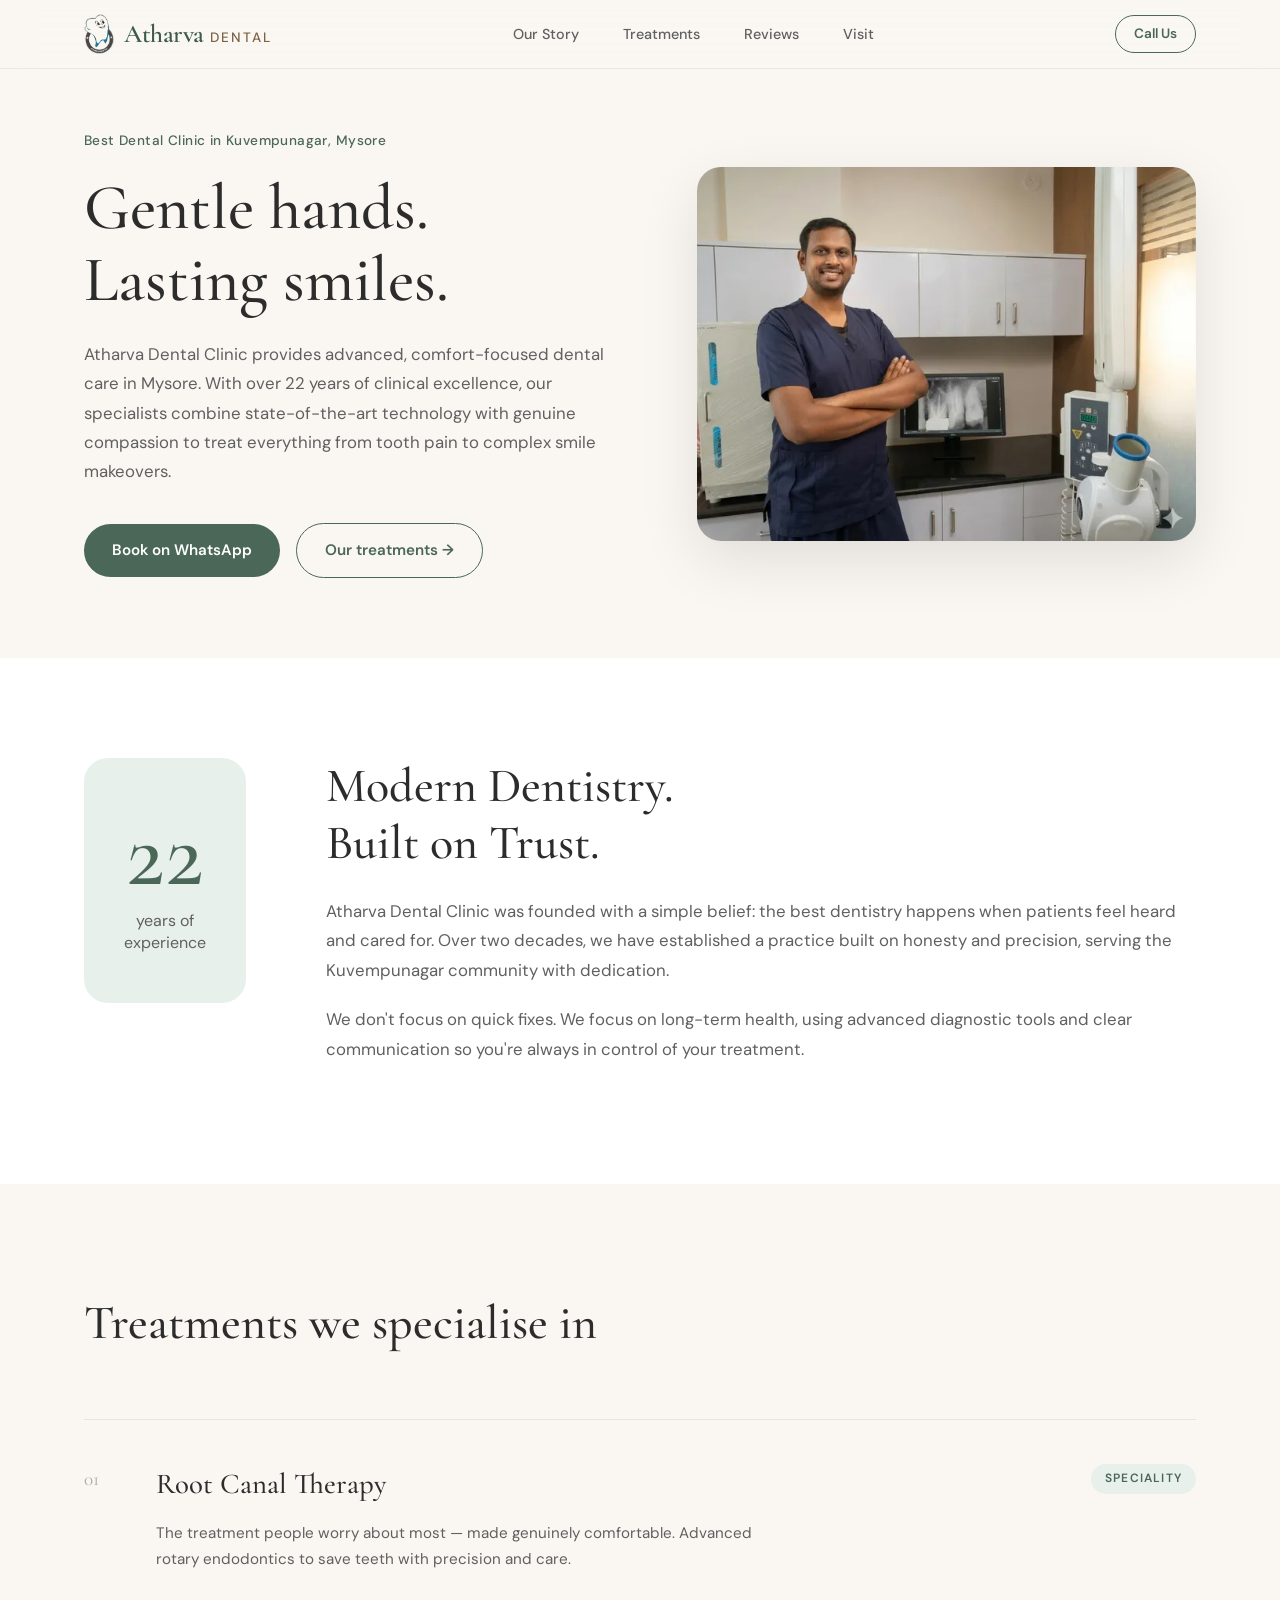
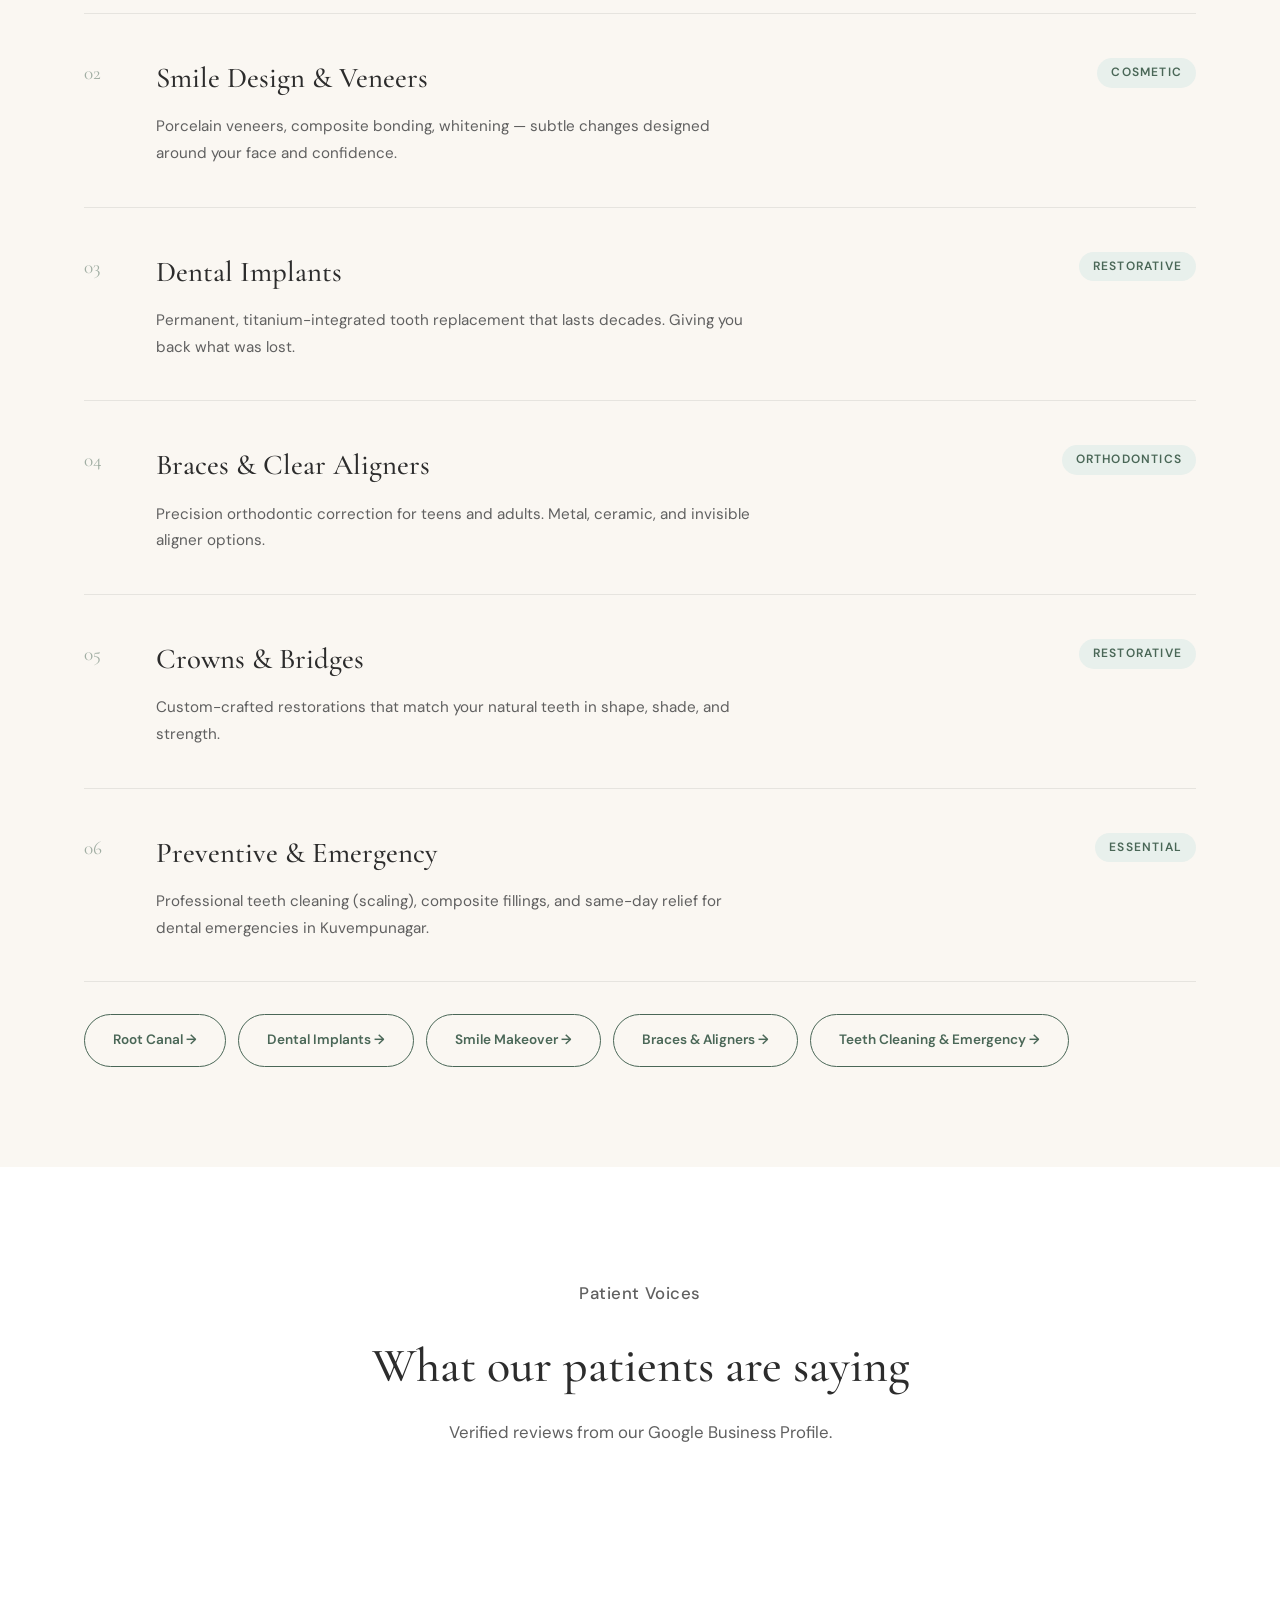
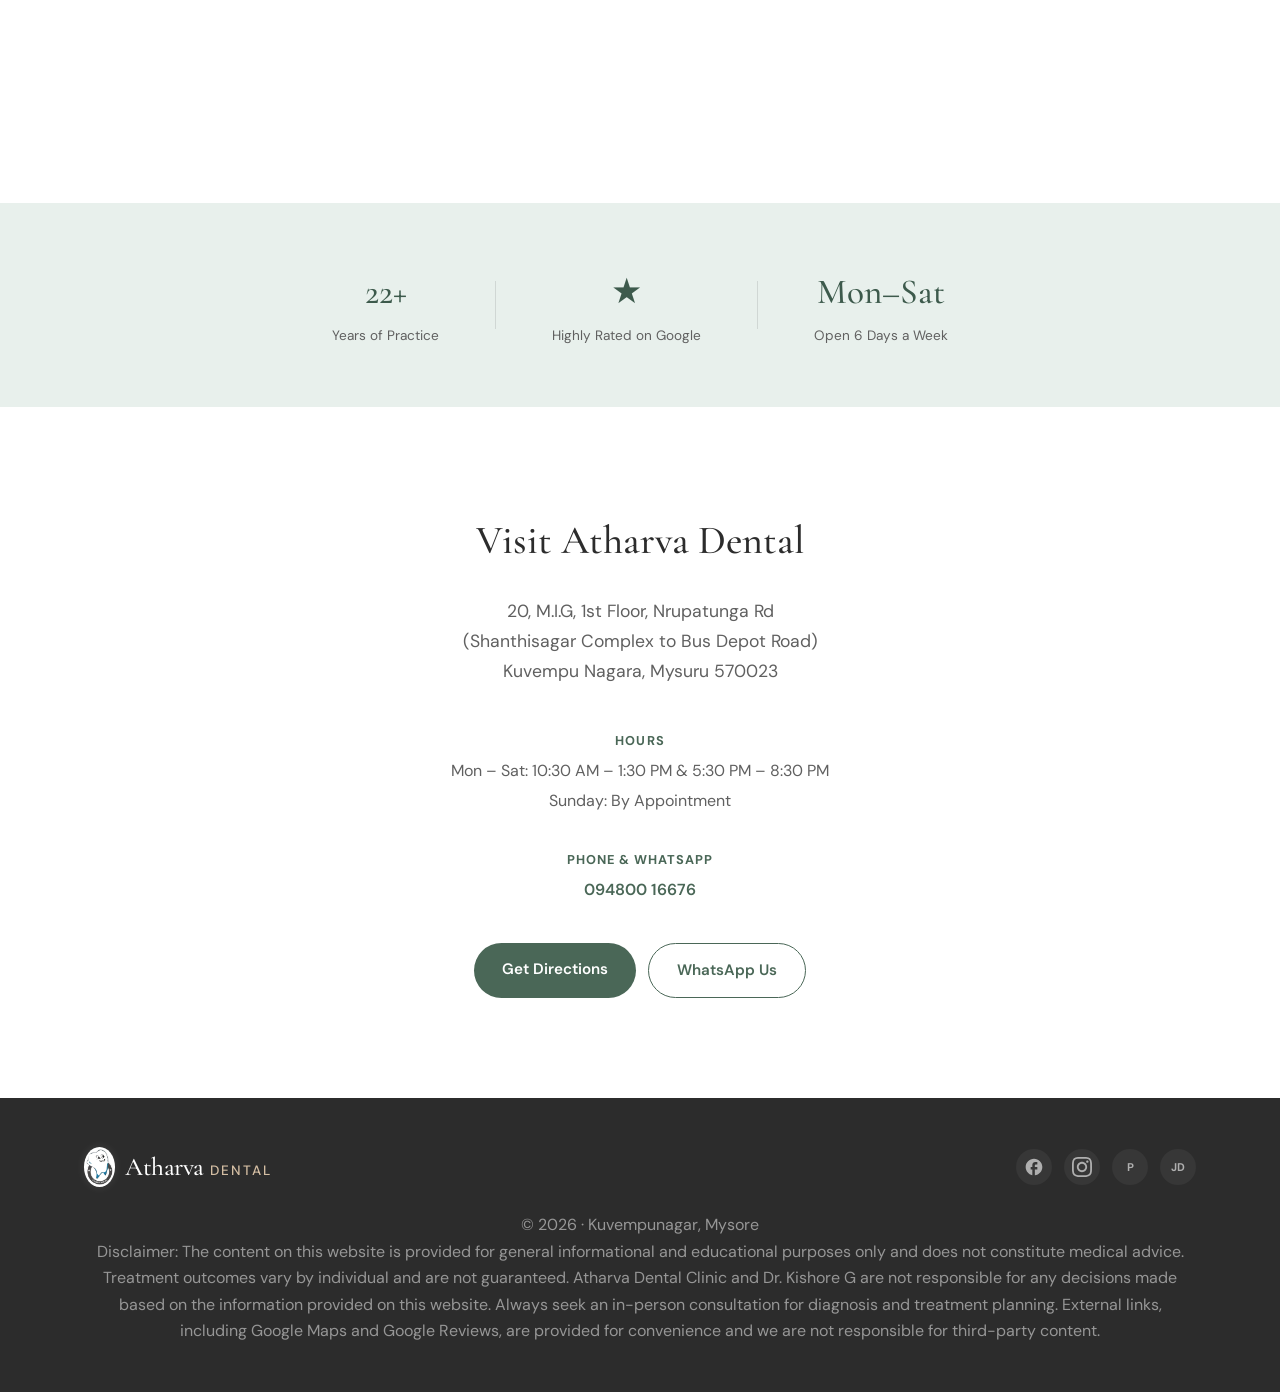
<file: index.html>
<!DOCTYPE html>
<html lang="en">
<head>
    <link rel="icon" type="image/webp" href="./favicon.webp">
    
    <!-- GOOGLE FONTS PRECONNECT -->
    <script async src="https://www.googletagmanager.com/gtag/js?id=G-FN4MZDERDK"></script>
    <script>
      window.dataLayer = window.dataLayer || [];
      function gtag(){dataLayer.push(arguments);}
      gtag('js', new Date());

      gtag('config', 'G-FN4MZDERDK');
    </script>
    <meta charset="UTF-8">
    <meta name="viewport" content="width=device-width, initial-scale=1.0">
    <meta name="description" content="Atharva Dental Clinic — Precision Endodontics, Implants, and Cosmetic Dentistry in Mysore by Dr. Kishore G (22+ Years). Highly rated on Google. Kuvempunagar.">
    <meta name="keywords" content="Dentist Mysore, Root Canal Specialist Mysore, Endodontist Kuvempunagar, Dental Implants Mysore, Atharva Dental, Dr Kishore G, Cosmetic Dentistry Mysore, Painless Dentist Near Me, Braces Mysore, Teeth Whitening Mysore">
    <meta name="theme-color" content="#FAF7F2">
    <title>Atharva Dental Clinic | Precision Dentistry in Mysore</title>

    <meta property="og:title" content="Atharva Dental Clinic | Precision Dentistry in Mysore">
    <meta property="og:description" content="Expert dental care by Dr. Kishore G. 22+ years. Highly rated on Google.">
    <meta property="og:type" content="website">

    <script type="application/ld+json">
    {
      "@context": "https://schema.org",
      "@type": "Dentist",
      "name": "Atharva Dental Clinic",
      "description": "A trusted dental clinic in Kuvempunagar, Mysore, specializing in painless Root Canal Therapy, Dental Implants, Cosmetic Dentistry, and Orthodontics. Led by Dr. Kishore G with 22+ years of clinical excellence.",
      "url": "https://atharvadentalmysore.in",
      "telephone": "+919480016676",
      "priceRange": "₹₹",
      "address": { "@type": "PostalAddress", "streetAddress": "20, M.I.G, 1st floor, Nrupatunga Rd, Shanthisagar Complex to Bus Depot Road", "addressLocality": "Kuvempu Nagara, Mysuru", "addressRegion": "Karnataka", "postalCode": "570023", "addressCountry": "IN" },
      "geo": { "@type": "GeoCoordinates", "latitude": 12.2854, "longitude": 76.6233 },
      "openingHoursSpecification": [
        { "@type": "OpeningHoursSpecification", "dayOfWeek": ["Monday","Tuesday","Wednesday","Thursday","Friday","Saturday"], "opens": "10:30", "closes": "13:30" },
        { "@type": "OpeningHoursSpecification", "dayOfWeek": ["Monday","Tuesday","Wednesday","Thursday","Friday","Saturday"], "opens": "17:30", "closes": "20:30" }
      ],
      "sameAs": [
        "https://www.practo.com/mysore/clinic/atharva-dental-clinic-6-kuvempunagar",
        "https://www.facebook.com/atharva.dental.mysore/",
        "https://www.instagram.com/atharvadental_mys/",
        "https://www.justdial.com/Mysore/Atharva-Dental-Near-Medplus-Kuvempunagar/0821PX821-X821-210809142141-M8M1_BZDET"
      ],
      "medicalSpecialty": ["Endodontics","Cosmetic Dentistry","General Dentistry","Orthodontics","Prosthodontics"],
      "hasMap": "https://maps.app.goo.gl/smtMZy8k3WadB7Sn9",
      "founder": { "@type": "Person", "name": "Dr. Kishore G", "jobTitle": "Dental Surgeon & Endodontist" },
      "aggregateRating": { "@type": "AggregateRating", "ratingValue": "5.0", "bestRating": "5", "ratingCount": "109" }
    }
    </script>

    <script type="application/ld+json">
    {
      "@context": "https://schema.org", "@type": "FAQPage",
      "mainEntity": [
        { "@type": "Question", "name": "Is root canal treatment painful at Atharva Dental Clinic?",
          "acceptedAnswer": { "@type": "Answer", "text": "No. Dr. Kishore G uses advanced rotary endodontic techniques and modern anesthesia protocols to ensure the procedure is comfortable and virtually painless." }},
        { "@type": "Question", "name": "Where is Atharva Dental Clinic located in Mysore?",
          "acceptedAnswer": { "@type": "Answer", "text": "Atharva Dental Clinic is at 20, M.I.G, 1st Floor, Nrupatunga Rd, Kuvempu Nagara, Mysuru, Karnataka 570023 — near Shanthisagar Complex." }}
      ]
    }
    </script>

    <!-- Preload Hero Image for faster LCP -->
    <link rel="preload" as="image" href="./dr-kishore.webp" type="image/webp" fetchpriority="high">

    <link rel="preconnect" href="https://fonts.googleapis.com">
    <link rel="preconnect" href="https://fonts.gstatic.com" crossorigin>
    
    <!-- Asynchronous Google Fonts to prevent render blocking -->
    <link rel="preload" as="style" href="https://fonts.googleapis.com/css2?family=Cormorant+Garamond:ital,wght@0,400;0,500;0,600;0,700;1,400&family=DM+Sans:opsz,wght@9..40,300;9..40,400;9..40,500;9..40,600&display=swap">
    <link rel="stylesheet" href="https://fonts.googleapis.com/css2?family=Cormorant+Garamond:ital,wght@0,400;0,500;0,600;0,700;1,400&family=DM+Sans:opsz,wght@9..40,300;9..40,400;9..40,500;9..40,600&display=swap" media="print" onload="this.media='all'">
    <noscript><link rel="stylesheet" href="https://fonts.googleapis.com/css2?family=Cormorant+Garamond:ital,wght@0,400;0,500;0,600;0,700;1,400&family=DM+Sans:opsz,wght@9..40,300;9..40,400;9..40,500;9..40,600&display=swap"></noscript>
    
    <link rel="preload" href="./style.css" as="style">
    <link rel="stylesheet" href="./style.css">
</head>
<body>

    <header id="navbar">
        <div class="container nav-inner">
            <a href="#" class="brand">
                <img src="./logo.webp" alt="Atharva Dental Logo" class="brand-logo">
                <div class="brand-text"><span class="brand-atharva">Atharva</span><span class="brand-dental">Dental</span></div>
            </a>
            <nav class="nav-links" aria-label="Main Navigation">
                <a href="./#story">Our Story</a>
                <a href="./#treatments">Treatments</a>
                <a href="./#reviews">Reviews</a>
                <a href="./#visit">Visit</a>
            </nav>
            <a href="tel:+919480016676" class="nav-cta">Call Us</a>
        </div>
    </header>

    <main>
        <!-- HERO -->
        <section class="hero">
            <div class="container hero-layout">
                <div class="hero-text fade-in">
                    <p class="eyebrow">Best Dental Clinic in Kuvempunagar, Mysore</p>
                    <h1>Gentle hands.<br>Lasting smiles.</h1>
                    <p class="hero-body">Atharva Dental Clinic provides advanced, comfort-focused dental care in Mysore. With over 22 years of clinical excellence, our specialists combine state-of-the-art technology with genuine compassion to treat everything from tooth pain to complex smile makeovers.</p>
                    <div class="hero-actions">
                        <a href="https://wa.me/919480016676?text=Hi%20Atharva%20Dental,%20I'd%20like%20to%20book%20an%20appointment." class="btn filled" target="_blank" rel="noopener">Book on WhatsApp</a>
                        <a href="#treatments" class="btn ghost">Our treatments →</a>
                    </div>
                </div>
                <div class="hero-image fade-in delay-1">
                    <picture>
                        <source srcset="./dr-kishore.webp" type="image/webp">
                        <img src="./dr-kishore.jpg" alt="Dr. Kishore G, Dental Surgeon at Atharva Dental Clinic Mysore" fetchpriority="high" loading="eager" width="600" height="500">
                    </picture>
                </div>
            </div>
        </section>

        <!-- STORY -->
        <section id="story" class="story-section">
            <div class="container story-layout fade-in">
                <div class="story-highlight">
                    <span class="big-number">22</span>
                    <span class="big-label">years of<br>experience</span>
                </div>
                <div class="story-text">
                    <h2>Modern Dentistry.<br>Built on Trust.</h2>
                    <p>Atharva Dental Clinic was founded with a simple belief: the best dentistry happens when patients feel heard and cared for. Over two decades, we have established a practice built on honesty and precision, serving the Kuvempunagar community with dedication.</p>
                    <p>We don't focus on quick fixes. We focus on long-term health, using advanced diagnostic tools and clear communication so you're always in control of your treatment.</p>
                </div>
            </div>
        </section>

        <!-- TREATMENTS (with links to dedicated pages) -->
        <section id="treatments" class="treatments-section">
            <div class="container fade-in">
                <div class="section-head">
                    <h2>Treatments we specialise in</h2>
                </div>
                <div class="treatment-list">
                    <a href="./root-canal.html" class="treatment-item">
                        <div class="treatment-number">01</div>
                        <div class="treatment-body">
                            <h3>Root Canal Therapy</h3>
                            <p>The treatment people worry about most — made genuinely comfortable. Advanced rotary endodontics to save teeth with precision and care.</p>
                        </div>
                        <div class="treatment-tag">Speciality</div>
                    </a>
                    <a href="./smile-makeover.html" class="treatment-item">
                        <div class="treatment-number">02</div>
                        <div class="treatment-body">
                            <h3>Smile Design & Veneers</h3>
                            <p>Porcelain veneers, composite bonding, whitening — subtle changes designed around your face and confidence.</p>
                        </div>
                        <div class="treatment-tag">Cosmetic</div>
                    </a>
                    <a href="./dental-implants.html" class="treatment-item">
                        <div class="treatment-number">03</div>
                        <div class="treatment-body">
                            <h3>Dental Implants</h3>
                            <p>Permanent, titanium-integrated tooth replacement that lasts decades. Giving you back what was lost.</p>
                        </div>
                        <div class="treatment-tag">Restorative</div>
                    </a>
                    <a href="./braces.html" class="treatment-item">
                        <div class="treatment-number">04</div>
                        <div class="treatment-body">
                            <h3>Braces & Clear Aligners</h3>
                            <p>Precision orthodontic correction for teens and adults. Metal, ceramic, and invisible aligner options.</p>
                        </div>
                        <div class="treatment-tag">Orthodontics</div>
                    </a>
                    <div class="treatment-item">
                        <div class="treatment-number">05</div>
                        <div class="treatment-body">
                            <h3>Crowns & Bridges</h3>
                            <p>Custom-crafted restorations that match your natural teeth in shape, shade, and strength.</p>
                        </div>
                        <div class="treatment-tag">Restorative</div>
                    </div>
                    <a href="./preventive-emergency.html" class="treatment-item">
                        <div class="treatment-number">06</div>
                        <div class="treatment-body">
                            <h3>Preventive & Emergency</h3>
                            <p>Professional teeth cleaning (scaling), composite fillings, and same-day relief for dental emergencies in Kuvempunagar.</p>
                        </div>
                        <div class="treatment-tag">Essential</div>
                    </a>
                </div>
                <div class="treatment-page-links" style="margin-top: 32px; display: flex; gap: 12px; flex-wrap: wrap;">
                    <a href="./root-canal.html" class="btn ghost" style="font-size: 0.85rem;">Root Canal →</a>
                    <a href="./dental-implants.html" class="btn ghost" style="font-size: 0.85rem;">Dental Implants →</a>
                    <a href="./smile-makeover.html" class="btn ghost" style="font-size: 0.85rem;">Smile Makeover →</a>
                    <a href="./braces.html" class="btn ghost" style="font-size: 0.85rem;">Braces & Aligners →</a>
                    <a href="./preventive-emergency.html" class="btn ghost" style="font-size: 0.85rem;">Teeth Cleaning & Emergency →</a>
                </div>
            </div>
        </section>

        <!-- DYNAMIC GOOGLE REVIEWS (TrustIndex) -->
        <section id="reviews" class="reviews-dynamic">
            <div class="container fade-in">
                <div class="section-head text-center">
                    <p class="eyebrow">Patient Voices</p>
                    <h2>What our patients are saying</h2>
                    <p>Verified reviews from our Google Business Profile.</p>
                </div>
                <!-- The TrustIndex widget will load inside this container -->
                <div class="trustindex-container">
                    <script defer async src='https://cdn.trustindex.io/loader.js?1b53083675b63471d52672ea2c8'></script>
                </div>
            </div>
        </section>

        <!-- TRUST STRIP -->
        <section class="trust-strip">
            <div class="container trust-flex fade-in">
                <div class="trust-item"><span class="trust-number">22+</span><span class="trust-label">Years of Practice</span></div>
                <div class="trust-divider"></div>
                <div class="trust-item"><span class="trust-number">★</span><span class="trust-label">Highly Rated on Google</span></div>
                <div class="trust-divider"></div>
                <div class="trust-item"><span class="trust-number">Mon–Sat</span><span class="trust-label">Open 6 Days a Week</span></div>
            </div>
        </section>


        <!-- VISIT -->
        <section id="visit" class="visit-section">
            <div class="container visit-layout-centered fade-in">
                <div class="visit-info text-center">
                    <h2>Visit Atharva Dental</h2>
                    <p class="visit-address">20, M.I.G, 1st Floor, Nrupatunga Rd<br>(Shanthisagar Complex to Bus Depot Road)<br>Kuvempu Nagara, Mysuru 570023</p>
                    
                    <div class="visit-details-grid">
                        <div class="visit-detail">
                            <strong>Hours</strong>
                            <p>Mon – Sat: 10:30 AM – 1:30 PM & 5:30 PM – 8:30 PM</p>
                            <p>Sunday: By Appointment</p>
                        </div>
                        <div class="visit-detail">
                            <strong>Phone & WhatsApp</strong>
                            <p><a href="tel:+919480016676">094800 16676</a></p>
                        </div>
                    </div>

                    <div class="visit-buttons">
                        <a href="https://maps.app.goo.gl/smtMZy8k3WadB7Sn9" class="btn filled" target="_blank" rel="noopener">Get Directions</a>
                        <a href="https://wa.me/919480016676?text=Hi%20Dr.%20Kishore,%20I'd%20like%20to%20book%20an%20appointment." class="btn ghost" target="_blank" rel="noopener">WhatsApp Us</a>
                    </div>
                </div>
            </div>
        </section>
    </main>

    <footer>
        <div class="container footer-inner">
            <div class="footer-top">
                <div class="footer-brand brand">
                    <img src="./logo.webp" alt="Atharva Dental Logo" class="brand-logo">
                    <div class="brand-text"><span class="brand-atharva">Atharva</span><span class="brand-dental">Dental</span></div>
                </div>
                <div class="footer-socials">
                    <a href="https://www.facebook.com/atharva.dental.mysore/" target="_blank" rel="noopener" aria-label="Facebook" class="social-icon">
                        <svg viewBox="0 0 24 24" width="20" height="20" fill="currentColor"><path d="M22 12c0-5.52-4.48-10-10-10S2 6.48 2 12c0 4.84 3.44 8.87 8 9.8V15H8v-3h2V9.5C10 7.57 11.57 6 13.5 6H16v3h-2c-.55 0-1 .45-1 1v2h3v3h-3v6.95c5.05-.5 9-4.76 9-9.95z"/></svg>
                    </a>
                    <a href="https://www.instagram.com/atharvadental_mys/" target="_blank" rel="noopener" aria-label="Instagram" class="social-icon">
                        <svg viewBox="0 0 24 24" width="20" height="20" fill="currentColor"><path d="M12 2.163c3.204 0 3.584.012 4.85.07 3.252.148 4.771 1.691 4.919 4.919.058 1.265.069 1.645.069 4.849 0 3.205-.012 3.584-.069 4.849-.149 3.225-1.664 4.771-4.919 4.919-1.266.058-1.644.07-4.85.07-3.204 0-3.584-.012-4.849-.07-3.26-.149-4.771-1.699-4.919-4.92-.058-1.265-.07-1.644-.07-4.849 0-3.204.013-3.583.07-4.849.149-3.227 1.664-4.771 4.919-4.919 1.266-.057 1.645-.069 4.849-.069zm0-2.163c-3.259 0-3.667.014-4.947.072-4.358.2-6.78 2.618-6.98 6.98-.059 1.281-.073 1.689-.073 4.948 0 3.259.014 3.668.072 4.948.2 4.358 2.618 6.78 6.98 6.98 1.281.058 1.689.072 4.948.072 3.259 0 3.668-.014 4.948-.072 4.354-.2 6.782-2.618 6.979-6.98.059-1.28.073-1.689.073-4.948 0-3.259-.014-3.667-.072-4.947-.196-4.354-2.617-6.78-6.979-6.98-1.281-.059-1.69-.073-4.949-.073zm0 5.838c-3.403 0-6.162 2.759-6.162 6.162s2.759 6.163 6.162 6.163 6.162-2.759 6.162-6.163-2.759-6.162-6.162-6.162zm0 10.162c-2.209 0-4-1.79-4-4 0-2.209 1.791-4 4-4s4 1.791 4 4c0 2.21-1.791 4-4 4zm6.406-11.845c-.796 0-1.441.645-1.441 1.44s.645 1.44 1.441 1.44c.795 0 1.439-.645 1.439-1.44s-.644-1.44-1.439-1.44z"/></svg>
                    </a>
                    <a href="https://www.practo.com/mysore/clinic/atharva-dental-clinic-6-kuvempunagar" target="_blank" rel="noopener" aria-label="Practo" class="social-icon">
                        <span class="icon-circle">P</span>
                    </a>
                    <a href="https://www.justdial.com/Mysore/Atharva-Dental-Near-Medplus-Kuvempunagar/0821PX821-X821-210809142141-M8M1_BZDET" target="_blank" rel="noopener" aria-label="Justdial" class="social-icon">
                        <span class="icon-circle">JD</span>
                    </a>
                </div>
            </div>
            <p class="footer-copy">&copy; 2026 · Kuvempunagar, Mysore</p>
            <p class="footer-disclaimer">Disclaimer: The content on this website is provided for general informational and educational purposes only and does not constitute medical advice. Treatment outcomes vary by individual and are not guaranteed. Atharva Dental Clinic and Dr. Kishore G are not responsible for any decisions made based on the information provided on this website. Always seek an in-person consultation for diagnosis and treatment planning. External links, including Google Maps and Google Reviews, are provided for convenience and we are not responsible for third-party content.</p>
        </div>
    </footer>

    <script>
        const obs = new IntersectionObserver((entries) => {
            entries.forEach(e => { if (e.isIntersecting) { e.target.classList.add('visible'); obs.unobserve(e.target); } });
        }, { threshold: 0.1 });
        document.querySelectorAll('.fade-in').forEach(el => obs.observe(el));
    </script>
</body>
</html>
</file>
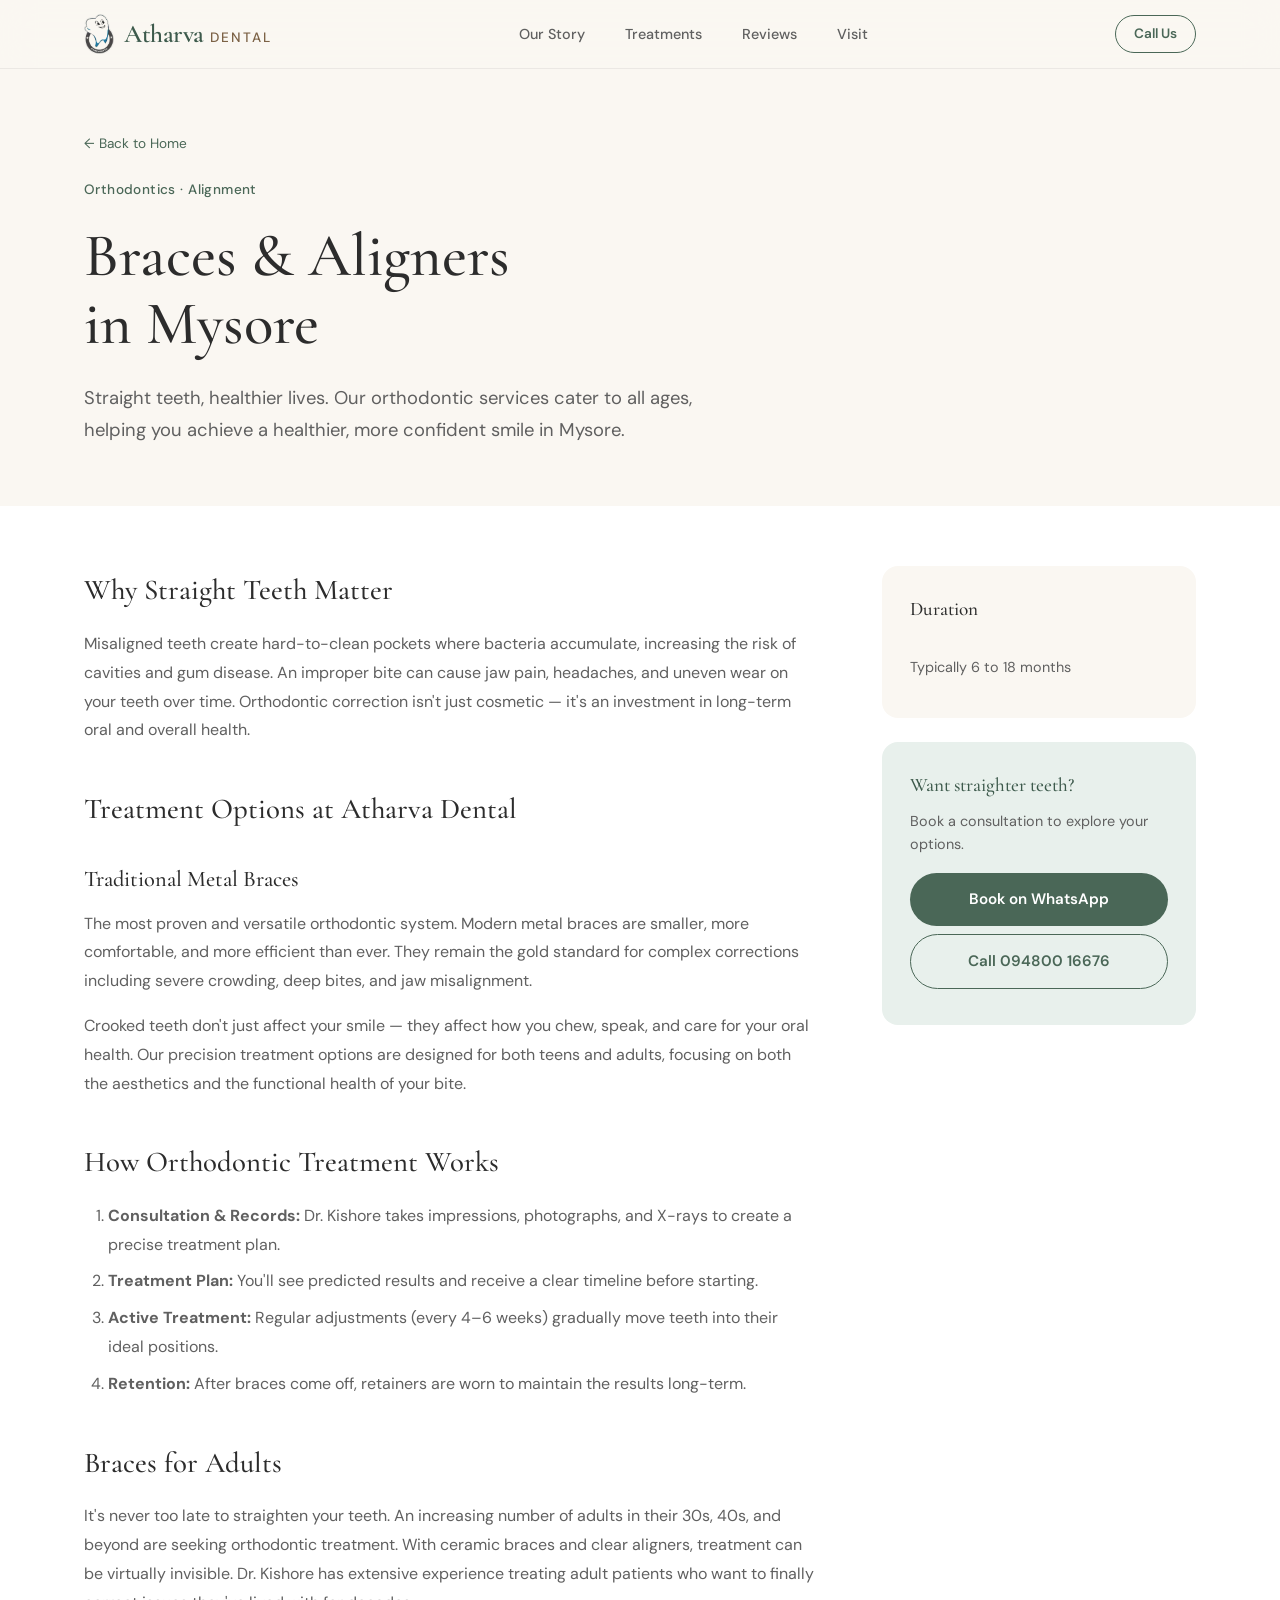
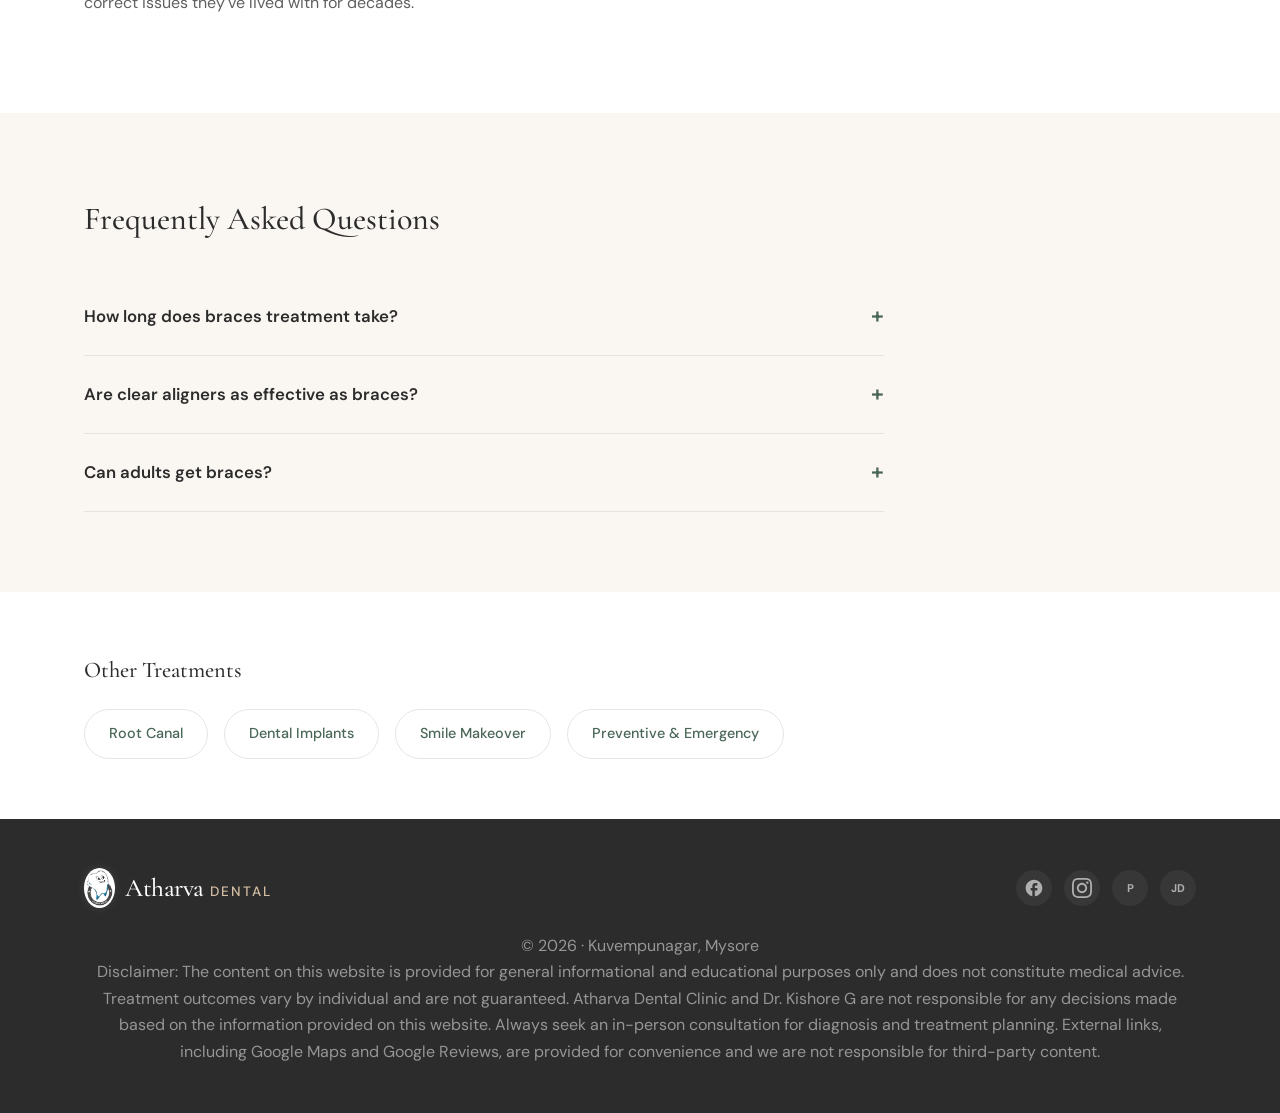
<file: braces.html>
<!DOCTYPE html>
<html lang="en">
<head>
    <link rel="icon" type="image/webp" href="./favicon.webp">
    <!-- Google tag (gtag.js) -->
    <script async src="https://www.googletagmanager.com/gtag/js?id=G-FN4MZDERDK"></script>
    <script>
      window.dataLayer = window.dataLayer || [];
      function gtag(){dataLayer.push(arguments);}
      gtag('js', new Date());

      gtag('config', 'G-FN4MZDERDK');
    </script>
    <meta charset="UTF-8">
    <meta name="viewport" content="width=device-width, initial-scale=1.0">
    <meta name="description" content="Braces and Clear Aligners in Mysore — Orthodontic treatment for teens and adults at Atharva Dental Clinic by Dr. Kishore G. Affordable braces, expert alignment.">
    <title>Braces & Clear Aligners in Mysore | Atharva Dental Clinic</title>

    <script type="application/ld+json">
    { "@context": "https://schema.org", "@type": "MedicalProcedure", "name": "Orthodontic Treatment (Braces and Aligners)", "procedureType": "http://schema.org/TherapeuticProcedure", "bodyLocation": "Teeth and Jaw", "description": "Orthodontic treatment using traditional metal braces, ceramic braces, or clear aligners to correct misaligned teeth, overbites, underbites, and crowding for improved function and aesthetics.", "mainEntityOfPage": { "@type": "WebPage", "@id": "https://atharvadentalmysore.in/braces.html" } }
    </script>
    <script type="application/ld+json">
    { "@context": "https://schema.org", "@type": "FAQPage", "mainEntity": [
        { "@type": "Question", "name": "How long does braces treatment take?", "acceptedAnswer": { "@type": "Answer", "text": "Treatment duration varies from 12 to 24 months depending on the complexity of misalignment. Minor corrections may take as little as 6 months. Dr. Kishore provides a clear timeline after the initial assessment." }},
        { "@type": "Question", "name": "Are clear aligners as effective as traditional braces?", "acceptedAnswer": { "@type": "Answer", "text": "For mild to moderate misalignment, clear aligners deliver excellent results and are nearly invisible. For severe cases, traditional braces may be more effective. Dr. Kishore recommends the best option based on your specific case." }},
        { "@type": "Question", "name": "Can adults get braces?", "acceptedAnswer": { "@type": "Answer", "text": "Absolutely. There is no age limit for orthodontic treatment. Many adults are choosing braces or clear aligners to correct long-standing alignment issues. Ceramic braces and clear aligners offer discreet options for working professionals." }}
    ]}
    </script>

    <link rel="preconnect" href="https://fonts.googleapis.com">
    <link rel="preconnect" href="https://fonts.gstatic.com" crossorigin>
    
    <!-- Asynchronous Google Fonts to prevent render blocking -->
    <link rel="preload" as="style" href="https://fonts.googleapis.com/css2?family=Cormorant+Garamond:ital,wght@0,400;0,500;0,600;0,700;1,400&family=DM+Sans:opsz,wght@9..40,300;9..40,400;9..40,500;9..40,600&display=swap">
    <link rel="stylesheet" href="https://fonts.googleapis.com/css2?family=Cormorant+Garamond:ital,wght@0,400;0,500;0,600;0,700;1,400&family=DM+Sans:opsz,wght@9..40,300;9..40,400;9..40,500;9..40,600&display=swap" media="print" onload="this.media='all'">
    <noscript><link rel="stylesheet" href="https://fonts.googleapis.com/css2?family=Cormorant+Garamond:ital,wght@0,400;0,500;0,600;0,700;1,400&family=DM+Sans:opsz,wght@9..40,300;9..40,400;9..40,500;9..40,600&display=swap"></noscript>
    
    <link rel="preload" href="./style.css" as="style">
    <link rel="stylesheet" href="./style.css">
</head>
<body>
    <header id="navbar">
        <div class="container nav-inner">
            <a href="./index.html" class="brand">
                <img src="./logo.webp" alt="Atharva Dental Logo" class="brand-logo">
                <div class="brand-text"><span class="brand-atharva">Atharva</span><span class="brand-dental">Dental</span></div>
            </a>
            <nav class="nav-links"><a href="./index.html#story">Our Story</a><a href="./index.html#treatments">Treatments</a><a href="./index.html#reviews">Reviews</a><a href="./index.html#visit">Visit</a></nav>
            <a href="tel:+919480016676" class="nav-cta">Call Us</a>
        </div>
    </header>

    <main>
        <section class="page-hero"><div class="container fade-in">
            <a href="./index.html" class="breadcrumb">← Back to Home</a>
            <p class="eyebrow">Orthodontics · Alignment</p>
            <h1>Braces & Aligners<br>in Mysore</h1>
            <p class="page-intro">Straight teeth, healthier lives. Our orthodontic services cater to all ages, helping you achieve a healthier, more confident smile in Mysore.</p>
        </div></section>

        <section class="page-content"><div class="container content-layout fade-in">
            <article class="content-main">
                <h2>Why Straight Teeth Matter</h2>
                <p>Misaligned teeth create hard-to-clean pockets where bacteria accumulate, increasing the risk of cavities and gum disease. An improper bite can cause jaw pain, headaches, and uneven wear on your teeth over time. Orthodontic correction isn't just cosmetic — it's an investment in long-term oral and overall health.</p>

                <h2>Treatment Options at Atharva Dental</h2>
                <h3>Traditional Metal Braces</h3>
                <p>The most proven and versatile orthodontic system. Modern metal braces are smaller, more comfortable, and more efficient than ever. They remain the gold standard for complex corrections including severe crowding, deep bites, and jaw misalignment.</p>

                <p>Crooked teeth don't just affect your smile — they affect how you chew, speak, and care for your oral health. Our precision treatment options are designed for both teens and adults, focusing on both the aesthetics and the functional health of your bite.</p>

                <h2>How Orthodontic Treatment Works</h2>
                <ol>
                    <li><strong>Consultation & Records:</strong> Dr. Kishore takes impressions, photographs, and X-rays to create a precise treatment plan.</li>
                    <li><strong>Treatment Plan:</strong> You'll see predicted results and receive a clear timeline before starting.</li>
                    <li><strong>Active Treatment:</strong> Regular adjustments (every 4–6 weeks) gradually move teeth into their ideal positions.</li>
                    <li><strong>Retention:</strong> After braces come off, retainers are worn to maintain the results long-term.</li>
                </ol>

                <h2>Braces for Adults</h2>
                <p>It's never too late to straighten your teeth. An increasing number of adults in their 30s, 40s, and beyond are seeking orthodontic treatment. With ceramic braces and clear aligners, treatment can be virtually invisible. Dr. Kishore has extensive experience treating adult patients who want to finally correct issues they've lived with for decades.</p>
            </article>
            <aside class="content-sidebar">
                    <div class="sidebar-card">
                        <h4>Duration</h4>
                        <div class="fact"><span>Typically 6 to 18 months</span></div>
                    </div>
                <div class="sidebar-cta">
                    <h4>Want straighter teeth?</h4>
                    <p>Book a consultation to explore your options.</p>
                    <a href="https://wa.me/919480016676?text=Hi%20Dr.%20Kishore,%20I'm%20interested%20in%20braces%20treatment." class="btn filled" target="_blank">Book on WhatsApp</a>
                    <a href="tel:+919480016676" class="btn ghost">Call 094800 16676</a>
                </div>
            </aside>
        </div></section>

        <section class="faq-section"><div class="container fade-in">
            <h2>Frequently Asked Questions</h2>
            <div class="faq-list">
                <details class="faq-item"><summary>How long does braces treatment take?</summary><p>12 to 24 months depending on complexity. Minor corrections may take as little as 6 months. Dr. Kishore provides a clear timeline after initial assessment.</p></details>
                <details class="faq-item"><summary>Are clear aligners as effective as braces?</summary><p>For mild to moderate misalignment, clear aligners deliver excellent results. For severe cases, traditional braces may be more effective.</p></details>
                <details class="faq-item"><summary>Can adults get braces?</summary><p>Absolutely. There is no age limit. Ceramic braces and clear aligners offer discreet options for working professionals.</p></details>
            </div>
        </div></section>

        <section class="other-treatments"><div class="container fade-in"><h3>Other Treatments</h3><div class="treatment-links"><a href="./root-canal.html">Root Canal</a><a href="./dental-implants.html">Dental Implants</a><a href="./smile-makeover.html">Smile Makeover</a><a href="./preventive-emergency.html">Preventive & Emergency</a></div></div></section>
    </main>

    <footer>
        <div class="container footer-inner">
            <div class="footer-top">
                <div class="footer-brand brand">
                    <img src="./logo.webp" alt="Atharva Dental Logo" class="brand-logo">
                    <div class="brand-text"><span class="brand-atharva">Atharva</span><span class="brand-dental">Dental</span></div>
                </div>
                <div class="footer-socials">
                    <a href="https://www.facebook.com/atharva.dental.mysore/" target="_blank" rel="noopener" aria-label="Facebook" class="social-icon">
                        <svg viewBox="0 0 24 24" width="20" height="20" fill="currentColor"><path d="M22 12c0-5.52-4.48-10-10-10S2 6.48 2 12c0 4.84 3.44 8.87 8 9.8V15H8v-3h2V9.5C10 7.57 11.57 6 13.5 6H16v3h-2c-.55 0-1 .45-1 1v2h3v3h-3v6.95c5.05-.5 9-4.76 9-9.95z"/></svg>
                    </a>
                    <a href="https://www.instagram.com/atharvadental_mys/" target="_blank" rel="noopener" aria-label="Instagram" class="social-icon">
                        <svg viewBox="0 0 24 24" width="20" height="20" fill="currentColor"><path d="M12 2.163c3.204 0 3.584.012 4.85.07 3.252.148 4.771 1.691 4.919 4.919.058 1.265.069 1.645.069 4.849 0 3.205-.012 3.584-.069 4.849-.149 3.225-1.664 4.771-4.919 4.919-1.266.058-1.644.07-4.85.07-3.204 0-3.584-.012-4.849-.07-3.26-.149-4.771-1.699-4.919-4.92-.058-1.265-.07-1.644-.07-4.849 0-3.204.013-3.583.07-4.849.149-3.227 1.664-4.771 4.919-4.919 1.266-.057 1.645-.069 4.849-.069zm0-2.163c-3.259 0-3.667.014-4.947.072-4.358.2-6.78 2.618-6.98 6.98-.059 1.281-.073 1.689-.073 4.948 0 3.259.014 3.668.072 4.948.2 4.358 2.618 6.78 6.98 6.98 1.281.058 1.689.072 4.948.072 3.259 0 3.668-.014 4.948-.072 4.354-.2 6.782-2.618 6.979-6.98.059-1.28.073-1.689.073-4.948 0-3.259-.014-3.667-.072-4.947-.196-4.354-2.617-6.78-6.979-6.98-1.281-.059-1.69-.073-4.949-.073zm0 5.838c-3.403 0-6.162 2.759-6.162 6.162s2.759 6.163 6.162 6.163 6.162-2.759 6.162-6.163-2.759-6.162-6.162-6.162zm0 10.162c-2.209 0-4-1.79-4-4 0-2.209 1.791-4 4-4s4 1.791 4 4c0 2.21-1.791 4-4 4zm6.406-11.845c-.796 0-1.441.645-1.441 1.44s.645 1.44 1.441 1.44c.795 0 1.439-.645 1.439-1.44s-.644-1.44-1.439-1.44z"/></svg>
                    </a>
                    <a href="https://www.practo.com/mysore/clinic/atharva-dental-clinic-6-kuvempunagar" target="_blank" rel="noopener" aria-label="Practo" class="social-icon">
                        <span class="icon-circle">P</span>
                    </a>
                    <a href="https://www.justdial.com/Mysore/Atharva-Dental-Near-Medplus-Kuvempunagar/0821PX821-X821-210809142141-M8M1_BZDET" target="_blank" rel="noopener" aria-label="Justdial" class="social-icon">
                        <span class="icon-circle">JD</span>
                    </a>
                </div>
            </div>
            <p class="footer-copy">&copy; 2026 · Kuvempunagar, Mysore</p>
            <p class="footer-disclaimer">Disclaimer: The content on this website is provided for general informational and educational purposes only and does not constitute medical advice. Treatment outcomes vary by individual and are not guaranteed. Atharva Dental Clinic and Dr. Kishore G are not responsible for any decisions made based on the information provided on this website. Always seek an in-person consultation for diagnosis and treatment planning. External links, including Google Maps and Google Reviews, are provided for convenience and we are not responsible for third-party content.</p>
        </div>
    </footer>
    <script>const obs=new IntersectionObserver(e=>{e.forEach(e=>{e.isIntersecting&&(e.target.classList.add('visible'),obs.unobserve(e.target))})},{threshold:.1});document.querySelectorAll('.fade-in').forEach(el=>obs.observe(el));</script>
</body>
</html>
</file>
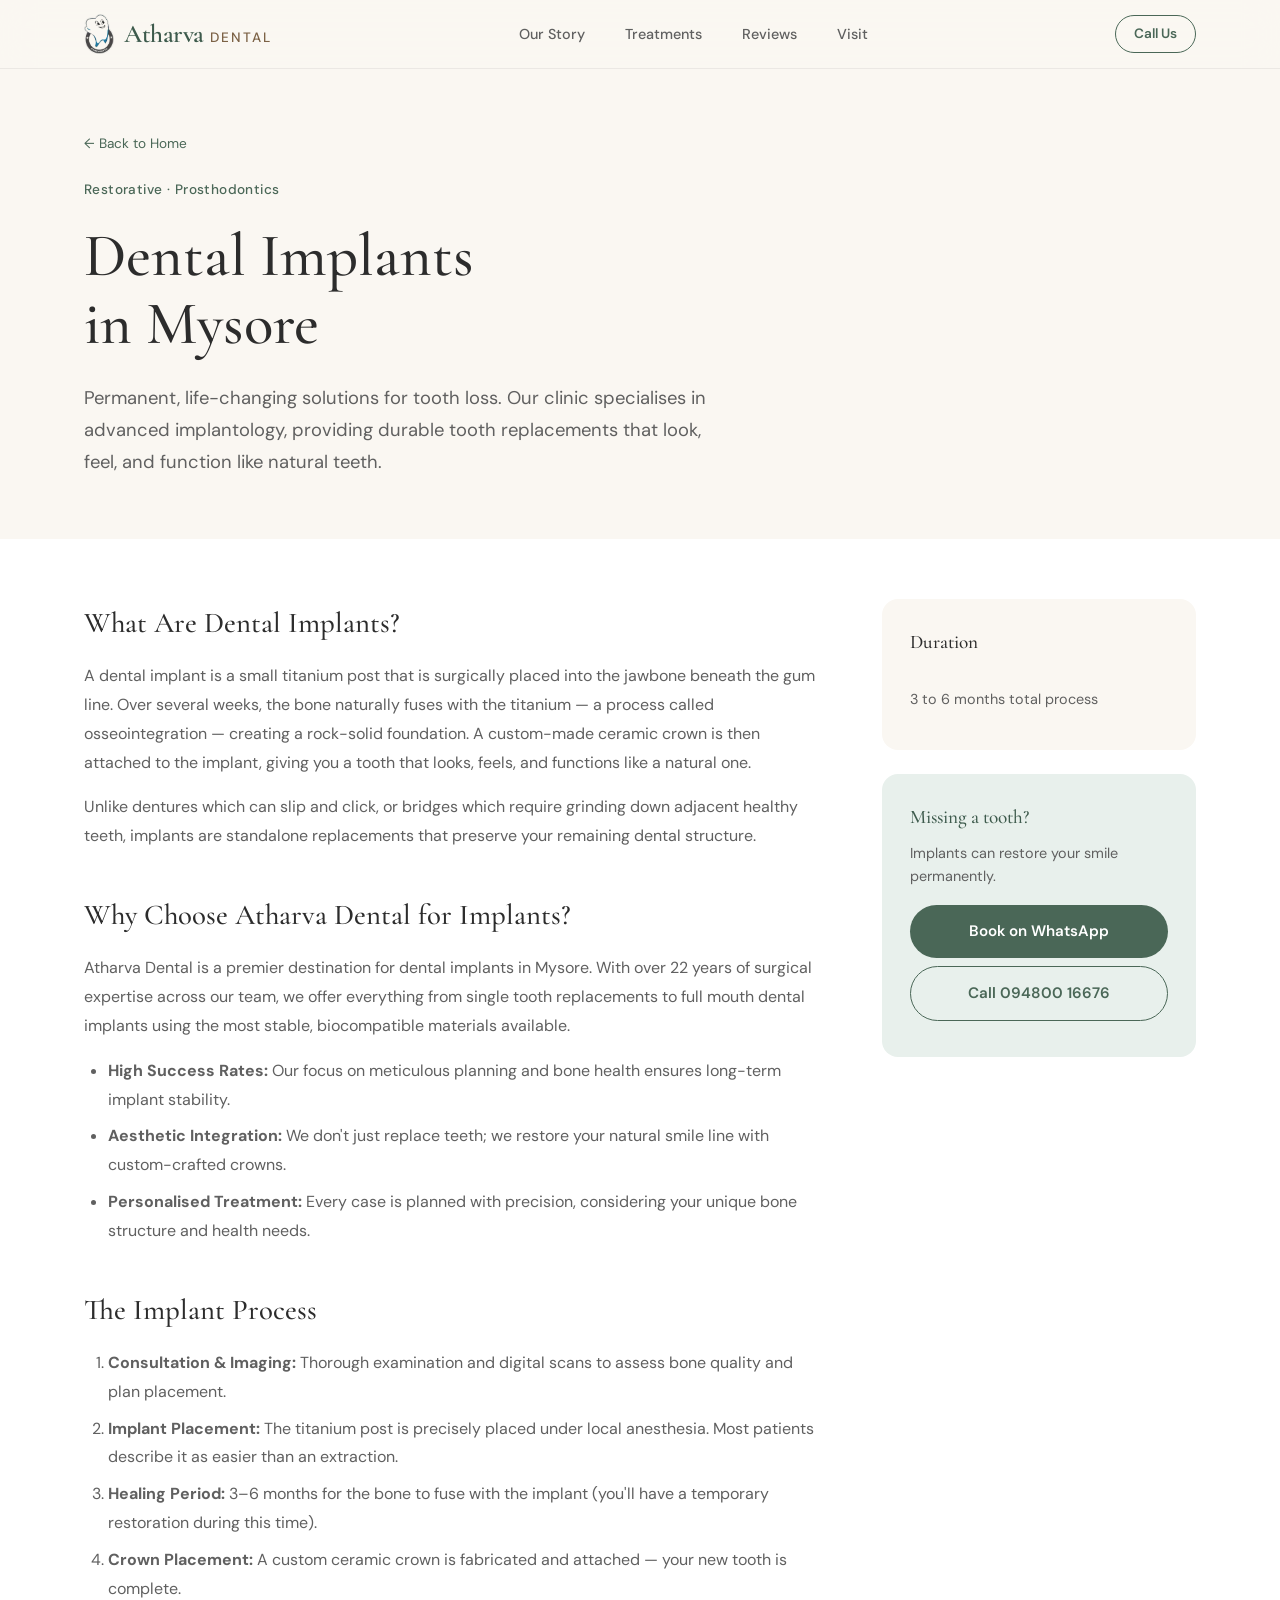
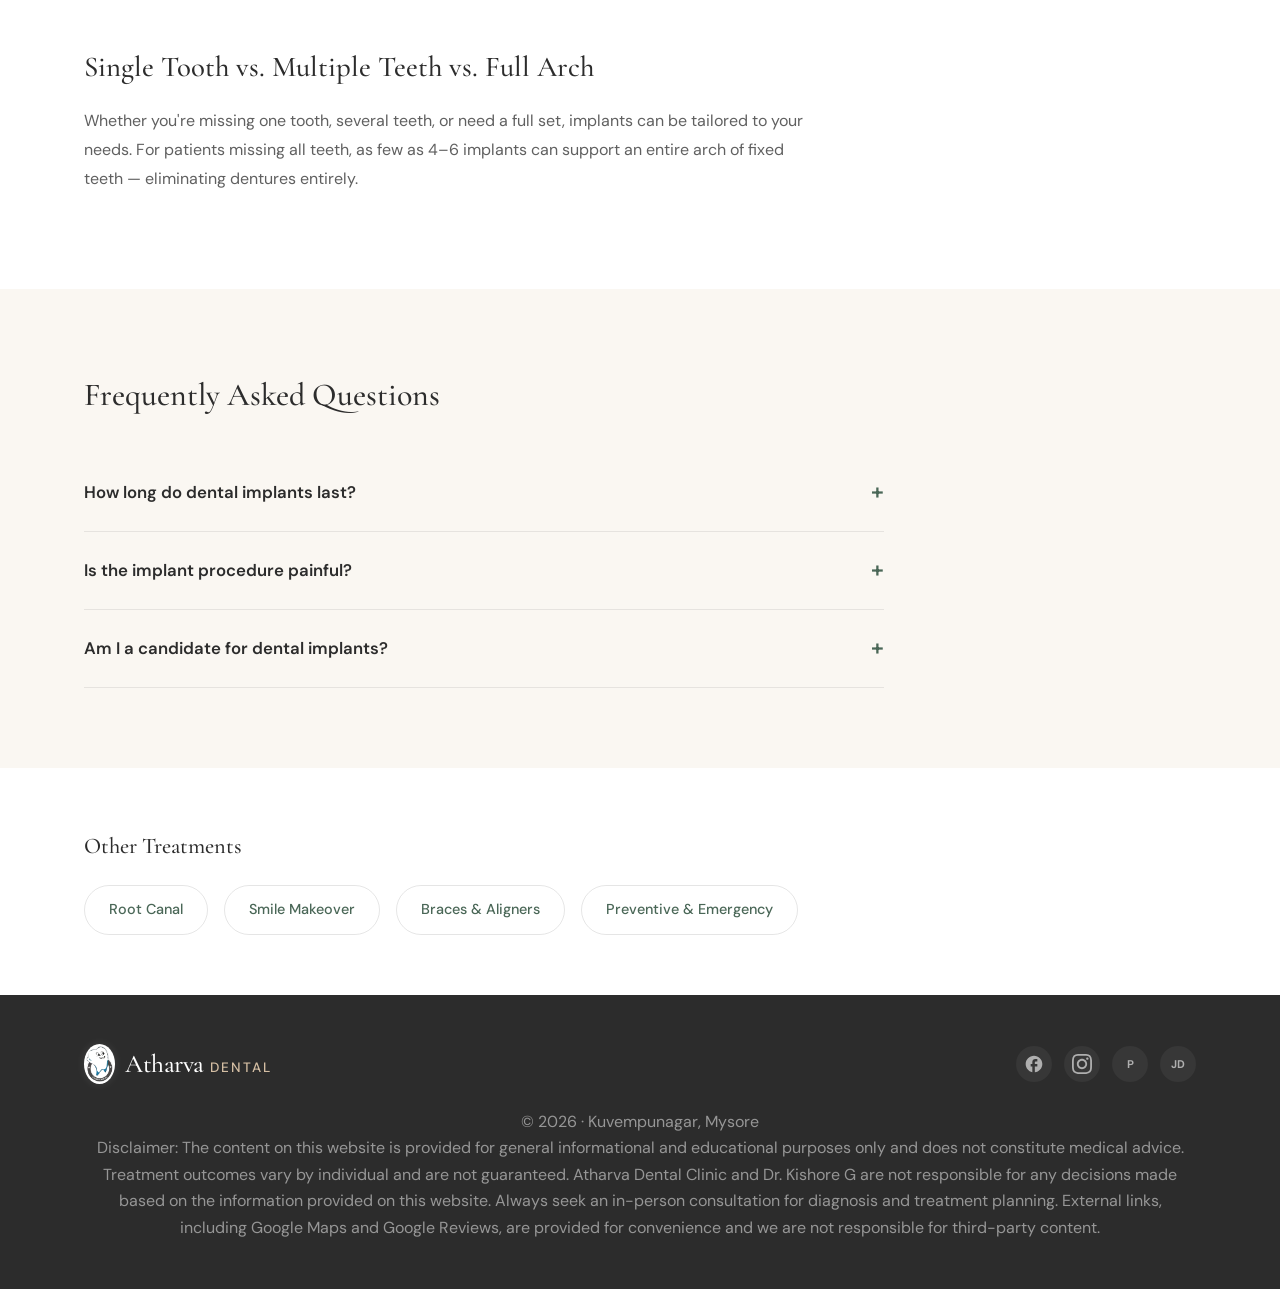
<file: dental-implants.html>
<!DOCTYPE html>
<html lang="en">
<head>
    <link rel="icon" type="image/webp" href="./favicon.webp">
    
    <!-- Google tag (gtag.js) -->
    <script async src="https://www.googletagmanager.com/gtag/js?id=G-FN4MZDERDK"></script>
    <script>
      window.dataLayer = window.dataLayer || [];
      function gtag(){dataLayer.push(arguments);}
      gtag('js', new Date());

      gtag('config', 'G-FN4MZDERDK');
    </script>
    <meta charset="UTF-8">
    <meta name="viewport" content="width=device-width, initial-scale=1.0">
    <meta name="description" content="Dental Implants in Mysore — permanent, natural-looking tooth replacement at Atharva Dental Clinic. Dr. Kishore G, 22+ years experience. Kuvempunagar.">
    <title>Dental Implants in Mysore | Atharva Dental Clinic</title>

    <script type="application/ld+json">
    {
      "@context": "https://schema.org", "@type": "MedicalProcedure",
      "name": "Dental Implant Surgery",
      "procedureType": "http://schema.org/SurgicalProcedure",
      "bodyLocation": "Jaw and Teeth",
      "description": "A surgical procedure to place a titanium post into the jawbone, which acts as an artificial tooth root. After integration with the bone, a custom crown is attached to restore function and appearance.",
      "mainEntityOfPage": { "@type": "WebPage", "@id": "https://atharvadentalmysore.in/dental-implants.html" }
    }
    </script>
    <script type="application/ld+json">
    {
      "@context": "https://schema.org", "@type": "FAQPage",
      "mainEntity": [
        { "@type": "Question", "name": "How long do dental implants last?",
          "acceptedAnswer": { "@type": "Answer", "text": "With proper care and oral hygiene, dental implants can last 20–25 years or even a lifetime. The titanium post integrates with your jawbone, creating a permanent foundation." }},
        { "@type": "Question", "name": "Is the dental implant procedure painful?",
          "acceptedAnswer": { "@type": "Answer", "text": "The procedure is performed under local anesthesia. Most patients report less discomfort than expected. Post-operative tenderness is mild and manageable with standard medication." }},
        { "@type": "Question", "name": "Am I a candidate for dental implants?",
          "acceptedAnswer": { "@type": "Answer", "text": "Most adults with adequate jawbone density are good candidates. Dr. Kishore G evaluates each case individually with digital imaging. Even patients with some bone loss may be candidates with bone grafting procedures." }}
      ]
    }
    </script>

    <link rel="preconnect" href="https://fonts.googleapis.com">
    <link rel="preconnect" href="https://fonts.gstatic.com" crossorigin>
    
    <!-- Asynchronous Google Fonts to prevent render blocking -->
    <link rel="preload" as="style" href="https://fonts.googleapis.com/css2?family=Cormorant+Garamond:ital,wght@0,400;0,500;0,600;0,700;1,400&family=DM+Sans:opsz,wght@9..40,300;9..40,400;9..40,500;9..40,600&display=swap">
    <link rel="stylesheet" href="https://fonts.googleapis.com/css2?family=Cormorant+Garamond:ital,wght@0,400;0,500;0,600;0,700;1,400&family=DM+Sans:opsz,wght@9..40,300;9..40,400;9..40,500;9..40,600&display=swap" media="print" onload="this.media='all'">
    <noscript><link rel="stylesheet" href="https://fonts.googleapis.com/css2?family=Cormorant+Garamond:ital,wght@0,400;0,500;0,600;0,700;1,400&family=DM+Sans:opsz,wght@9..40,300;9..40,400;9..40,500;9..40,600&display=swap"></noscript>
    
    <link rel="preload" href="./style.css" as="style">
    <link rel="stylesheet" href="./style.css">
</head>
<body>
    <header id="navbar">
        <div class="container nav-inner">
            <a href="./index.html" class="brand">
                <img src="./logo.webp" alt="Atharva Dental Logo" class="brand-logo">
                <div class="brand-text"><span class="brand-atharva">Atharva</span><span class="brand-dental">Dental</span></div>
            </a>
            <nav class="nav-links"><a href="./index.html#story">Our Story</a><a href="./index.html#treatments">Treatments</a><a href="./index.html#reviews">Reviews</a><a href="./index.html#visit">Visit</a></nav>
            <a href="tel:+919480016676" class="nav-cta">Call Us</a>
        </div>
    </header>

    <main>
        <section class="page-hero"><div class="container fade-in">
            <a href="./index.html" class="breadcrumb">← Back to Home</a>
            <p class="eyebrow">Restorative · Prosthodontics</p>
            <h1>Dental Implants<br>in Mysore</h1>
            <p class="page-intro">Permanent, life-changing solutions for tooth loss. Our clinic specialises in advanced implantology, providing durable tooth replacements that look, feel, and function like natural teeth.</p>
        </div></section>

        <section class="page-content"><div class="container content-layout fade-in">
            <article class="content-main">
                <h2>What Are Dental Implants?</h2>
                <p>A dental implant is a small titanium post that is surgically placed into the jawbone beneath the gum line. Over several weeks, the bone naturally fuses with the titanium — a process called osseointegration — creating a rock-solid foundation. A custom-made ceramic crown is then attached to the implant, giving you a tooth that looks, feels, and functions like a natural one.</p>
                <p>Unlike dentures which can slip and click, or bridges which require grinding down adjacent healthy teeth, implants are standalone replacements that preserve your remaining dental structure.</p>

                <h2>Why Choose Atharva Dental for Implants?</h2>
                <p>Atharva Dental is a premier destination for dental implants in Mysore. With over 22 years of surgical expertise across our team, we offer everything from single tooth replacements to full mouth dental implants using the most stable, biocompatible materials available.</p>
                <ul>
                    <li><strong>High Success Rates:</strong> Our focus on meticulous planning and bone health ensures long-term implant stability.</li>
                    <li><strong>Aesthetic Integration:</strong> We don't just replace teeth; we restore your natural smile line with custom-crafted crowns.</li>
                    <li><strong>Personalised Treatment:</strong> Every case is planned with precision, considering your unique bone structure and health needs.</li>
                </ul>

                <h2>The Implant Process</h2>
                <ol>
                    <li><strong>Consultation & Imaging:</strong> Thorough examination and digital scans to assess bone quality and plan placement.</li>
                    <li><strong>Implant Placement:</strong> The titanium post is precisely placed under local anesthesia. Most patients describe it as easier than an extraction.</li>
                    <li><strong>Healing Period:</strong> 3–6 months for the bone to fuse with the implant (you'll have a temporary restoration during this time).</li>
                    <li><strong>Crown Placement:</strong> A custom ceramic crown is fabricated and attached — your new tooth is complete.</li>
                </ol>

                <h2>Single Tooth vs. Multiple Teeth vs. Full Arch</h2>
                <p>Whether you're missing one tooth, several teeth, or need a full set, implants can be tailored to your needs. For patients missing all teeth, as few as 4–6 implants can support an entire arch of fixed teeth — eliminating dentures entirely.</p>
            </article>
            <aside class="content-sidebar">
                    <div class="sidebar-card">
                        <h4>Duration</h4>
                        <div class="fact"><span>3 to 6 months total process</span></div>
                    </div>
                <div class="sidebar-cta">
                    <h4>Missing a tooth?</h4>
                    <p>Implants can restore your smile permanently.</p>
                    <a href="https://wa.me/919480016676?text=Hi%20Dr.%20Kishore,%20I'd%20like%20to%20know%20about%20dental%20implants." class="btn filled" target="_blank">Book on WhatsApp</a>
                    <a href="tel:+919480016676" class="btn ghost">Call 094800 16676</a>
                </div>
            </aside>
        </div></section>

        <section class="faq-section"><div class="container fade-in">
            <h2>Frequently Asked Questions</h2>
            <div class="faq-list">
                <details class="faq-item"><summary>How long do dental implants last?</summary><p>With proper care, dental implants can last 20–25 years or even a lifetime. The titanium post fuses permanently with your jawbone.</p></details>
                <details class="faq-item"><summary>Is the implant procedure painful?</summary><p>The procedure is performed under local anesthesia. Most patients report less discomfort than expected. Post-operative tenderness is mild and manageable.</p></details>
                <details class="faq-item"><summary>Am I a candidate for dental implants?</summary><p>Most adults with adequate jawbone density are candidates. Dr. Kishore evaluates each case with digital imaging. Bone grafting may help patients with some bone loss.</p></details>
            </div>
        </div></section>

        <section class="other-treatments"><div class="container fade-in"><h3>Other Treatments</h3><div class="treatment-links"><a href="./root-canal.html">Root Canal</a><a href="./smile-makeover.html">Smile Makeover</a><a href="./braces.html">Braces & Aligners</a><a href="./preventive-emergency.html">Preventive & Emergency</a></div></div></section>
    </main>

    <footer>
        <div class="container footer-inner">
            <div class="footer-top">
                <div class="footer-brand brand">
                    <img src="./logo.webp" alt="Atharva Dental Logo" class="brand-logo">
                    <div class="brand-text"><span class="brand-atharva">Atharva</span><span class="brand-dental">Dental</span></div>
                </div>
                <div class="footer-socials">
                    <a href="https://www.facebook.com/atharva.dental.mysore/" target="_blank" rel="noopener" aria-label="Facebook" class="social-icon">
                        <svg viewBox="0 0 24 24" width="20" height="20" fill="currentColor"><path d="M22 12c0-5.52-4.48-10-10-10S2 6.48 2 12c0 4.84 3.44 8.87 8 9.8V15H8v-3h2V9.5C10 7.57 11.57 6 13.5 6H16v3h-2c-.55 0-1 .45-1 1v2h3v3h-3v6.95c5.05-.5 9-4.76 9-9.95z"/></svg>
                    </a>
                    <a href="https://www.instagram.com/atharvadental_mys/" target="_blank" rel="noopener" aria-label="Instagram" class="social-icon">
                        <svg viewBox="0 0 24 24" width="20" height="20" fill="currentColor"><path d="M12 2.163c3.204 0 3.584.012 4.85.07 3.252.148 4.771 1.691 4.919 4.919.058 1.265.069 1.645.069 4.849 0 3.205-.012 3.584-.069 4.849-.149 3.225-1.664 4.771-4.919 4.919-1.266.058-1.644.07-4.85.07-3.204 0-3.584-.012-4.849-.07-3.26-.149-4.771-1.699-4.919-4.92-.058-1.265-.07-1.644-.07-4.849 0-3.204.013-3.583.07-4.849.149-3.227 1.664-4.771 4.919-4.919 1.266-.057 1.645-.069 4.849-.069zm0-2.163c-3.259 0-3.667.014-4.947.072-4.358.2-6.78 2.618-6.98 6.98-.059 1.281-.073 1.689-.073 4.948 0 3.259.014 3.668.072 4.948.2 4.358 2.618 6.78 6.98 6.98 1.281.058 1.689.072 4.948.072 3.259 0 3.668-.014 4.948-.072 4.354-.2 6.782-2.618 6.979-6.98.059-1.28.073-1.689.073-4.948 0-3.259-.014-3.667-.072-4.947-.196-4.354-2.617-6.78-6.979-6.98-1.281-.059-1.69-.073-4.949-.073zm0 5.838c-3.403 0-6.162 2.759-6.162 6.162s2.759 6.163 6.162 6.163 6.162-2.759 6.162-6.163-2.759-6.162-6.162-6.162zm0 10.162c-2.209 0-4-1.79-4-4 0-2.209 1.791-4 4-4s4 1.791 4 4c0 2.21-1.791 4-4 4zm6.406-11.845c-.796 0-1.441.645-1.441 1.44s.645 1.44 1.441 1.44c.795 0 1.439-.645 1.439-1.44s-.644-1.44-1.439-1.44z"/></svg>
                    </a>
                    <a href="https://www.practo.com/mysore/clinic/atharva-dental-clinic-6-kuvempunagar" target="_blank" rel="noopener" aria-label="Practo" class="social-icon">
                        <span class="icon-circle">P</span>
                    </a>
                    <a href="https://www.justdial.com/Mysore/Atharva-Dental-Near-Medplus-Kuvempunagar/0821PX821-X821-210809142141-M8M1_BZDET" target="_blank" rel="noopener" aria-label="Justdial" class="social-icon">
                        <span class="icon-circle">JD</span>
                    </a>
                </div>
            </div>
            <p class="footer-copy">&copy; 2026 · Kuvempunagar, Mysore</p>
            <p class="footer-disclaimer">Disclaimer: The content on this website is provided for general informational and educational purposes only and does not constitute medical advice. Treatment outcomes vary by individual and are not guaranteed. Atharva Dental Clinic and Dr. Kishore G are not responsible for any decisions made based on the information provided on this website. Always seek an in-person consultation for diagnosis and treatment planning. External links, including Google Maps and Google Reviews, are provided for convenience and we are not responsible for third-party content.</p>
        </div>
    </footer>
    <script>const obs=new IntersectionObserver(e=>{e.forEach(e=>{e.isIntersecting&&(e.target.classList.add('visible'),obs.unobserve(e.target))})},{threshold:.1});document.querySelectorAll('.fade-in').forEach(el=>obs.observe(el));</script>
</body>
</html>
</file>
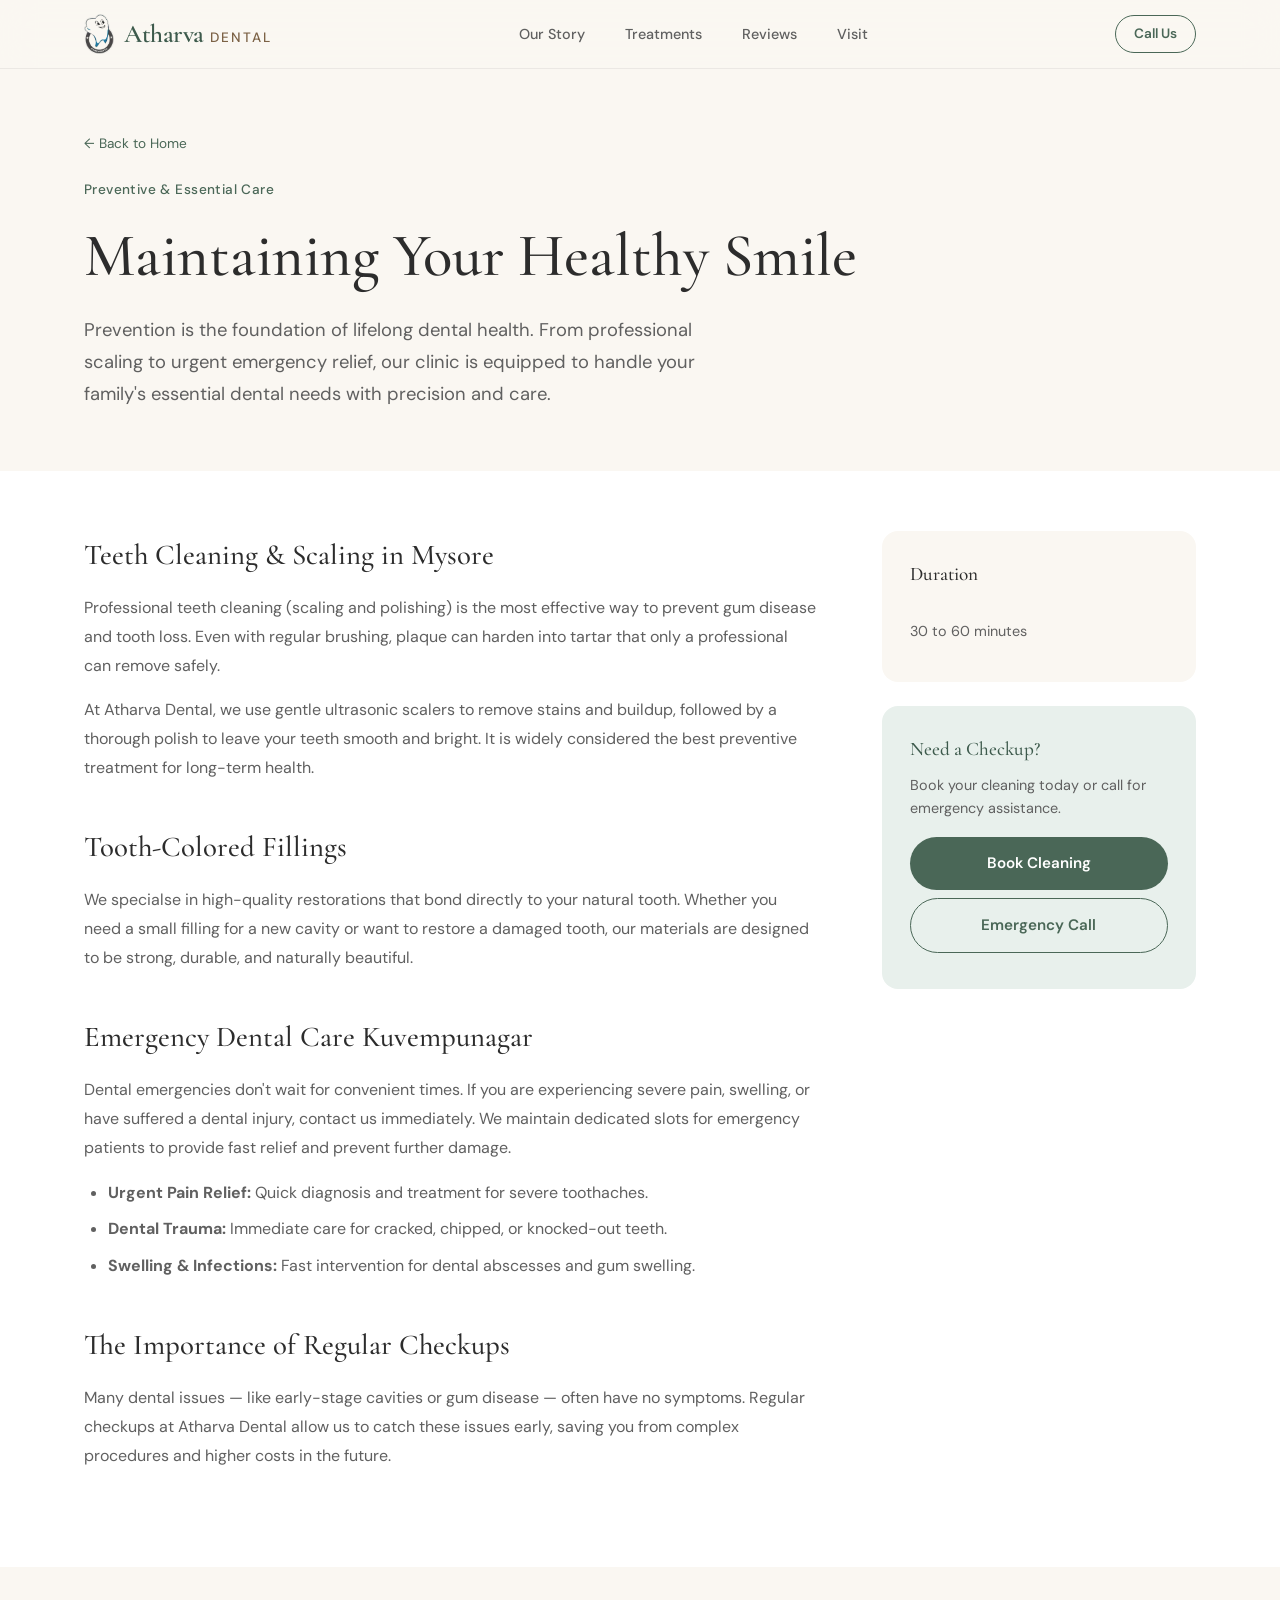
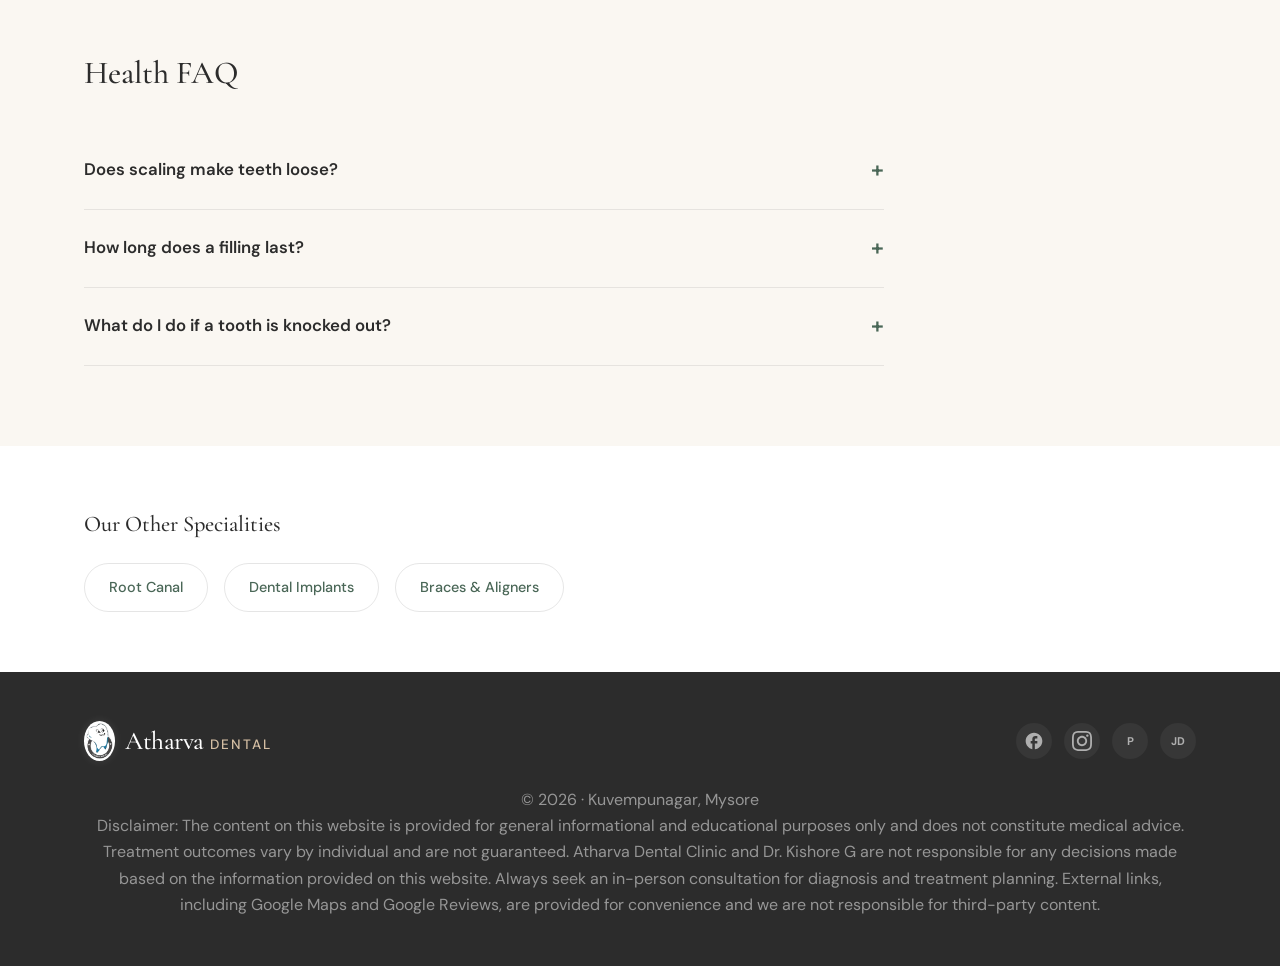
<file: preventive-emergency.html>
<!DOCTYPE html>
<html lang="en">
<head>
    <link rel="icon" type="image/webp" href="./favicon.webp">
    
    <!-- GOOGLE FONTS PRECONNECT -->
    <script async src="https://www.googletagmanager.com/gtag/js?id=G-FN4MZDERDK"></script>
    <script>
      window.dataLayer = window.dataLayer || [];
      function gtag(){dataLayer.push(arguments);}
      gtag('js', new Date());

      gtag('config', 'G-FN4MZDERDK');
    </script>
    <meta charset="UTF-8">
    <meta name="viewport" content="width=device-width, initial-scale=1.0">
    <meta name="description" content="Preventive dental care and emergency relief in Mysore. Best clinic for tooth cleaning, scaling, fillings, and urgent toothache relief in Kuvempunagar. Safe, gentle care for all ages.">
    <title>Preventive & Emergency Dental Care Mysore | Atharva Dental Clinic</title>

    <script type="application/ld+json">
    {
      "@context": "https://schema.org",
      "@type": "MedicalProcedure",
      "name": "Preventive & Emergency Dental Care",
      "procedureType": "http://schema.org/TherapeuticProcedure",
      "bodyLocation": "Teeth and Gums",
      "description": "Comprehensive preventive services including professional scaling, cleaning, and tooth-colored fillings. Emergency dental services provider for urgent toothache, trauma, or swelling in Mysore.",
      "mainEntityOfPage": {
        "@type": "WebPage",
        "@id": "https://atharvadentalmysore.in/preventive-emergency.html"
      }
    }
    </script>
    <script type="application/ld+json">
    {
      "@context": "https://schema.org",
      "@type": "FAQPage",
      "mainEntity": [
        { "@type": "Question", "name": "How often should I get professional teeth cleaning?",
          "acceptedAnswer": { "@type": "Answer", "text": "For most people, a professional cleaning and check-up every 6 months is recommended to prevent cavities and gum disease. However, if you have a history of gum issues, our specialists might recommend a visit every 3-4 months." }},
        { "@type": "Question", "name": "What counts as a dental emergency?",
          "acceptedAnswer": { "@type": "Answer", "text": "Any situation involving severe pain, uncontrolled bleeding, a knocked-out tooth, or significant facial swelling is a dental emergency. At Atharva Dental, we prioritize emergency cases for same-day relief." }},
        { "@type": "Question", "name": "Are dental fillings noticeable?",
          "acceptedAnswer": { "@type": "Answer", "text": "We use high-quality, tooth-colored composite resins that match the natural shade of your teeth, making the fillings virtually invisible while restoring strength and function." }}
      ]
    }
    </script>

    <link rel="preconnect" href="https://fonts.googleapis.com">
    <link rel="preconnect" href="https://fonts.gstatic.com" crossorigin>
    
    <!-- Asynchronous Google Fonts to prevent render blocking -->
    <link rel="preload" as="style" href="https://fonts.googleapis.com/css2?family=Cormorant+Garamond:ital,wght@0,400;0,500;0,600;0,700;1,400&family=DM+Sans:opsz,wght@9..40,300;9..40,400;9..40,500;9..40,600&display=swap">
    <link rel="stylesheet" href="https://fonts.googleapis.com/css2?family=Cormorant+Garamond:ital,wght@0,400;0,500;0,600;0,700;1,400&family=DM+Sans:opsz,wght@9..40,300;9..40,400;9..40,500;9..40,600&display=swap" media="print" onload="this.media='all'">
    <noscript><link rel="stylesheet" href="https://fonts.googleapis.com/css2?family=Cormorant+Garamond:ital,wght@0,400;0,500;0,600;0,700;1,400&family=DM+Sans:opsz,wght@9..40,300;9..40,400;9..40,500;9..40,600&display=swap"></noscript>
    
    <link rel="preload" href="./style.css" as="style">
    <link rel="stylesheet" href="./style.css">
</head>
<body>
    <header id="navbar">
        <div class="container nav-inner">
            <a href="./index.html" class="brand">
                <img src="./logo.webp" alt="Atharva Dental Logo" class="brand-logo">
                <div class="brand-text"><span class="brand-atharva">Atharva</span><span class="brand-dental">Dental</span></div>
            </a>
            <nav class="nav-links"><a href="./index.html#story">Our Story</a><a href="./index.html#treatments">Treatments</a><a href="./index.html#reviews">Reviews</a><a href="./index.html#visit">Visit</a></nav>
            <a href="tel:+919480016676" class="nav-cta">Call Us</a>
        </div>
    </header>

    <main>
        <section class="page-hero">
            <div class="container fade-in">
                <a href="./index.html" class="breadcrumb">← Back to Home</a>
                <p class="eyebrow">Preventive & Essential Care</p>
                <h1>Maintaining Your Healthy Smile</h1>
                <p class="page-intro">Prevention is the foundation of lifelong dental health. From professional scaling to urgent emergency relief, our clinic is equipped to handle your family's essential dental needs with precision and care.</p>
            </div>
        </section>

        <section class="page-content">
            <div class="container content-layout fade-in">
                <article class="content-main">
                    <h2>Teeth Cleaning & Scaling in Mysore</h2>
                    <p>Professional teeth cleaning (scaling and polishing) is the most effective way to prevent gum disease and tooth loss. Even with regular brushing, plaque can harden into tartar that only a professional can remove safely.</p>
                    <p>At Atharva Dental, we use gentle ultrasonic scalers to remove stains and buildup, followed by a thorough polish to leave your teeth smooth and bright. It is widely considered the best preventive treatment for long-term health.</p>

                    <h2>Tooth-Colored Fillings</h2>
                    <p>We specialse in high-quality restorations that bond directly to your natural tooth. Whether you need a small filling for a new cavity or want to restore a damaged tooth, our materials are designed to be strong, durable, and naturally beautiful.</p>

                    <h2>Emergency Dental Care Kuvempunagar</h2>
                    <p>Dental emergencies don't wait for convenient times. If you are experiencing severe pain, swelling, or have suffered a dental injury, contact us immediately. We maintain dedicated slots for emergency patients to provide fast relief and prevent further damage.</p>
                    <ul>
                        <li><strong>Urgent Pain Relief:</strong> Quick diagnosis and treatment for severe toothaches.</li>
                        <li><strong>Dental Trauma:</strong> Immediate care for cracked, chipped, or knocked-out teeth.</li>
                        <li><strong>Swelling & Infections:</strong> Fast intervention for dental abscesses and gum swelling.</li>
                    </ul>

                    <h2>The Importance of Regular Checkups</h2>
                    <p>Many dental issues — like early-stage cavities or gum disease — often have no symptoms. Regular checkups at Atharva Dental allow us to catch these issues early, saving you from complex procedures and higher costs in the future.</p>
                </article>

                <aside class="content-sidebar">
                    <div class="sidebar-card">
                        <h4>Duration</h4>
                        <div class="fact"><span>30 to 60 minutes</span></div>
                    </div>
                    <div class="sidebar-cta">
                        <h4>Need a Checkup?</h4>
                        <p>Book your cleaning today or call for emergency assistance.</p>
                        <a href="https://wa.me/919480016676?text=Hi%20Dr.%20Kishore,%20I'd%20like%20to%20book%20a%20teeth%20cleaning%20appointment." class="btn filled" target="_blank">Book Cleaning</a>
                        <a href="tel:+919480016676" class="btn ghost">Emergency Call</a>
                    </div>
                </aside>
            </div>
        </section>

        <!-- FAQ Section -->
        <section class="faq-section">
            <div class="container fade-in">
                <h2>Health FAQ</h2>
                <div class="faq-list">
                    <details class="faq-item"><summary>Does scaling make teeth loose?</summary><p>This is a common myth. Scaling actually removes the harmful tartar that causes bone and gum loss. Removing this buildup is essential to keep your teeth firm and healthy in the long run.</p></details>
                    <details class="faq-item"><summary>How long does a filling last?</summary><p>Modern composite fillings typically last 7–10 years or more with good oral hygiene and regular checkups. We use premium grade materials to ensure maximum longevity.</p></details>
                    <details class="faq-item"><summary>What do I do if a tooth is knocked out?</summary><p>Time is critical. Gently rinse the tooth in plain water (don't scrub!), place it back in the socket or keep it in a small container of milk, and reach our clinic within 30-60 minutes for the best chance of saving the tooth.</p></details>
                </div>
            </div>
        </section>

        <section class="other-treatments">
            <div class="container fade-in">
                <h3>Our Other Specialities</h3>
                <div class="treatment-links">
                    <a href="./root-canal.html">Root Canal</a>
                    <a href="./dental-implants.html">Dental Implants</a>
                    <a href="./braces.html">Braces & Aligners</a>
                </div>
            </div>
        </section>
    </main>

    <footer>
        <div class="container footer-inner">
            <div class="footer-top">
                <div class="footer-brand brand">
                    <img src="./logo.webp" alt="Atharva Dental Logo" class="brand-logo">
                    <div class="brand-text"><span class="brand-atharva">Atharva</span><span class="brand-dental">Dental</span></div>
                </div>
                <div class="footer-socials">
                    <a href="https://www.facebook.com/atharva.dental.mysore/" target="_blank" rel="noopener" aria-label="Facebook" class="social-icon">
                        <svg viewBox="0 0 24 24" width="20" height="20" fill="currentColor"><path d="M22 12c0-5.52-4.48-10-10-10S2 6.48 2 12c0 4.84 3.44 8.87 8 9.8V15H8v-3h2V9.5C10 7.57 11.57 6 13.5 6H16v3h-2c-.55 0-1 .45-1 1v2h3v3h-3v6.95c5.05-.5 9-4.76 9-9.95z"/></svg>
                    </a>
                    <a href="https://www.instagram.com/atharvadental_mys/" target="_blank" rel="noopener" aria-label="Instagram" class="social-icon">
                        <svg viewBox="0 0 24 24" width="20" height="20" fill="currentColor"><path d="M12 2.163c3.204 0 3.584.012 4.85.07 3.252.148 4.771 1.691 4.919 4.919.058 1.265.069 1.645.069 4.849 0 3.205-.012 3.584-.069 4.849-.149 3.225-1.664 4.771-4.919 4.919-1.266.058-1.644.07-4.85.07-3.204 0-3.584-.012-4.849-.07-3.26-.149-4.771-1.699-4.919-4.92-.058-1.265-.07-1.644-.07-4.849 0-3.204.013-3.583.07-4.849.149-3.227 1.664-4.771 4.919-4.919 1.266-.057 1.645-.069 4.849-.069zm0-2.163c-3.259 0-3.667.014-4.947.072-4.358.2-6.78 2.618-6.98 6.98-.059 1.281-.073 1.689-.073 4.948 0 3.259.014 3.668.072 4.948.2 4.358 2.618 6.78 6.98 6.98 1.281.058 1.689.072 4.948.072 3.259 0 3.668-.014 4.948-.072 4.354-.2 6.782-2.618 6.979-6.98.059-1.28.073-1.689.073-4.948 0-3.259-.014-3.667-.072-4.947-.196-4.354-2.617-6.78-6.979-6.98-1.281-.059-1.69-.073-4.949-.073zm0 5.838c-3.403 0-6.162 2.759-6.162 6.162s2.759 6.163 6.162 6.163 6.162-2.759 6.162-6.163-2.759-6.162-6.162-6.162zm0 10.162c-2.209 0-4-1.79-4-4 0-2.209 1.791-4 4-4s4 1.791 4 4c0 2.21-1.791 4-4 4zm6.406-11.845c-.796 0-1.441.645-1.441 1.44s.645 1.44 1.441 1.44c.795 0 1.439-.645 1.439-1.44s-.644-1.44-1.439-1.44z"/></svg>
                    </a>
                    <a href="https://www.practo.com/mysore/clinic/atharva-dental-clinic-6-kuvempunagar" target="_blank" rel="noopener" aria-label="Practo" class="social-icon">
                        <span class="icon-circle">P</span>
                    </a>
                    <a href="https://www.justdial.com/Mysore/Atharva-Dental-Near-Medplus-Kuvempunagar/0821PX821-X821-210809142141-M8M1_BZDET" target="_blank" rel="noopener" aria-label="Justdial" class="social-icon">
                        <span class="icon-circle">JD</span>
                    </a>
                </div>
            </div>
            <p class="footer-copy">&copy; 2026 · Kuvempunagar, Mysore</p>
            <p class="footer-disclaimer">Disclaimer: The content on this website is provided for general informational and educational purposes only and does not constitute medical advice. Treatment outcomes vary by individual and are not guaranteed. Atharva Dental Clinic and Dr. Kishore G are not responsible for any decisions made based on the information provided on this website. Always seek an in-person consultation for diagnosis and treatment planning. External links, including Google Maps and Google Reviews, are provided for convenience and we are not responsible for third-party content.</p>
        </div>
    </footer>
    <script>const obs=new IntersectionObserver(e=>{e.forEach(e=>{e.isIntersecting&&(e.target.classList.add('visible'),obs.unobserve(e.target))})},{threshold:.1});document.querySelectorAll('.fade-in').forEach(el=>obs.observe(el));</script>
</body>
</html>
</file>
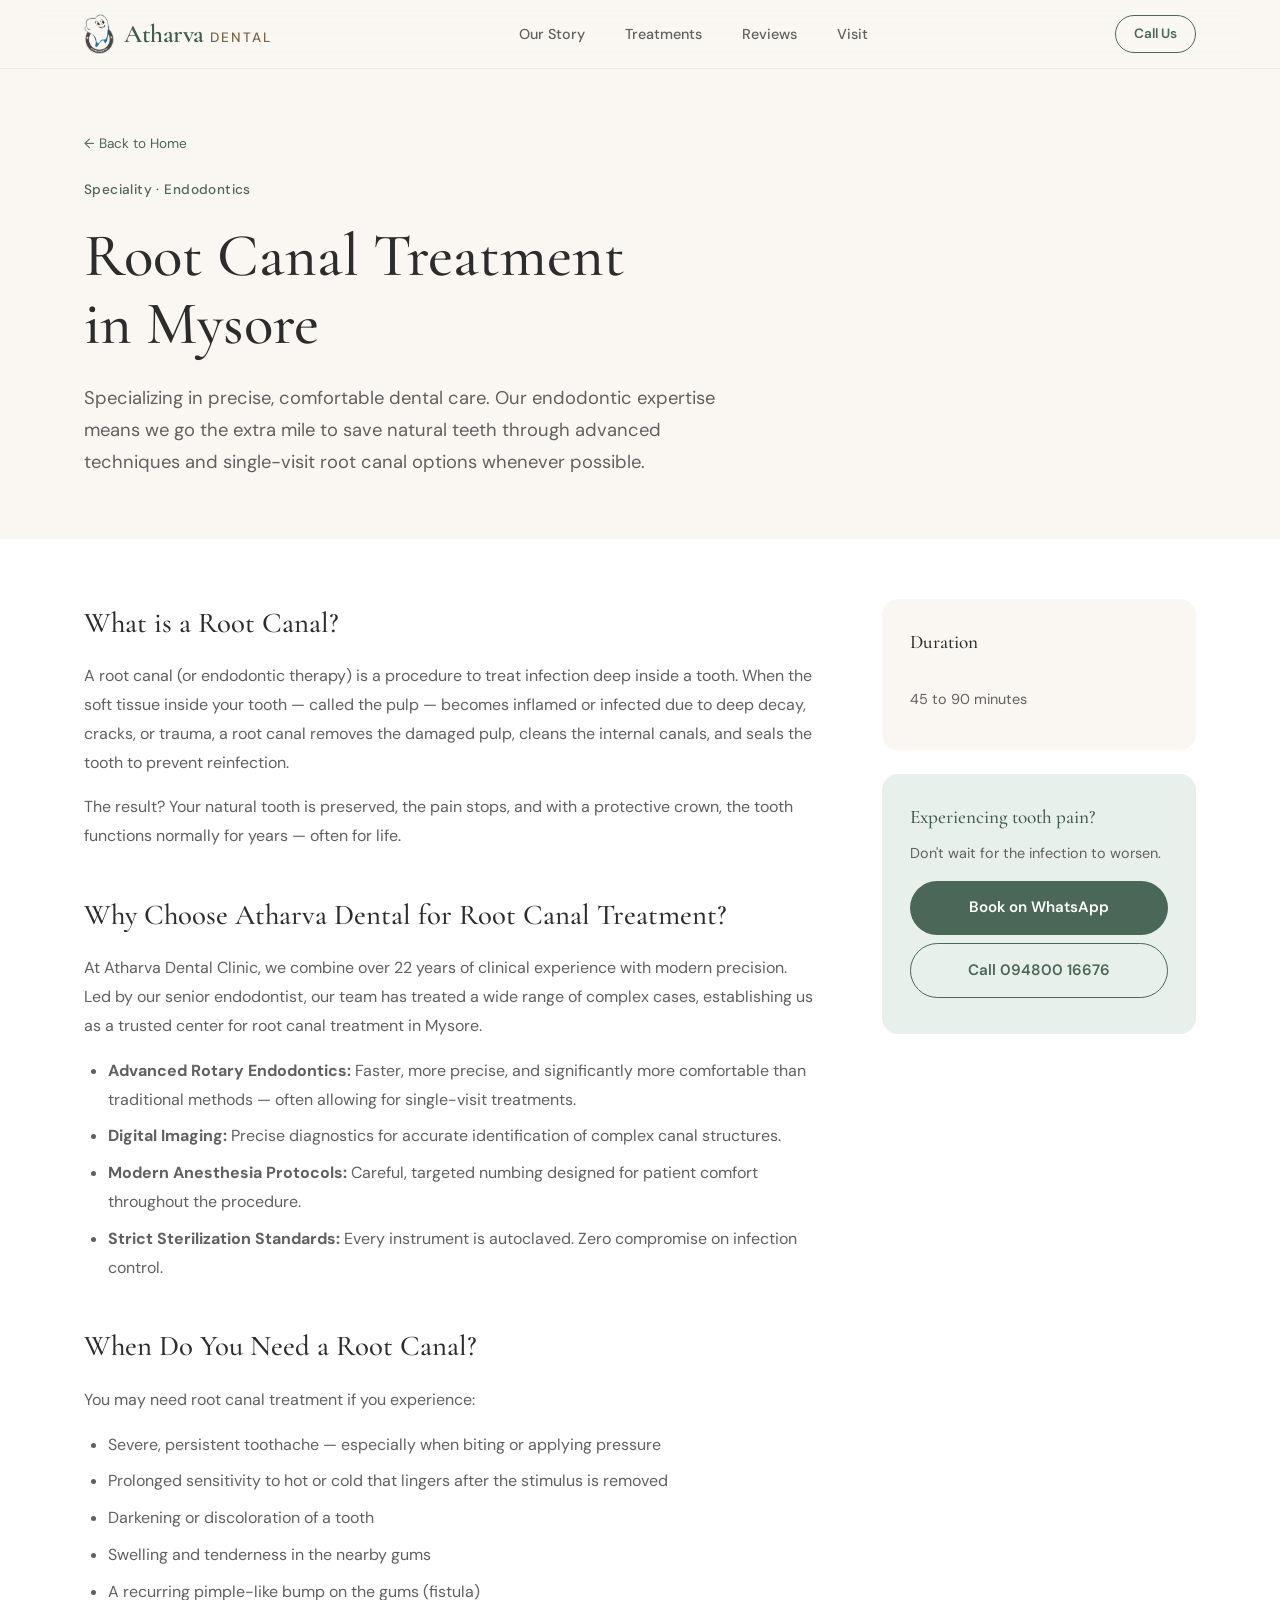
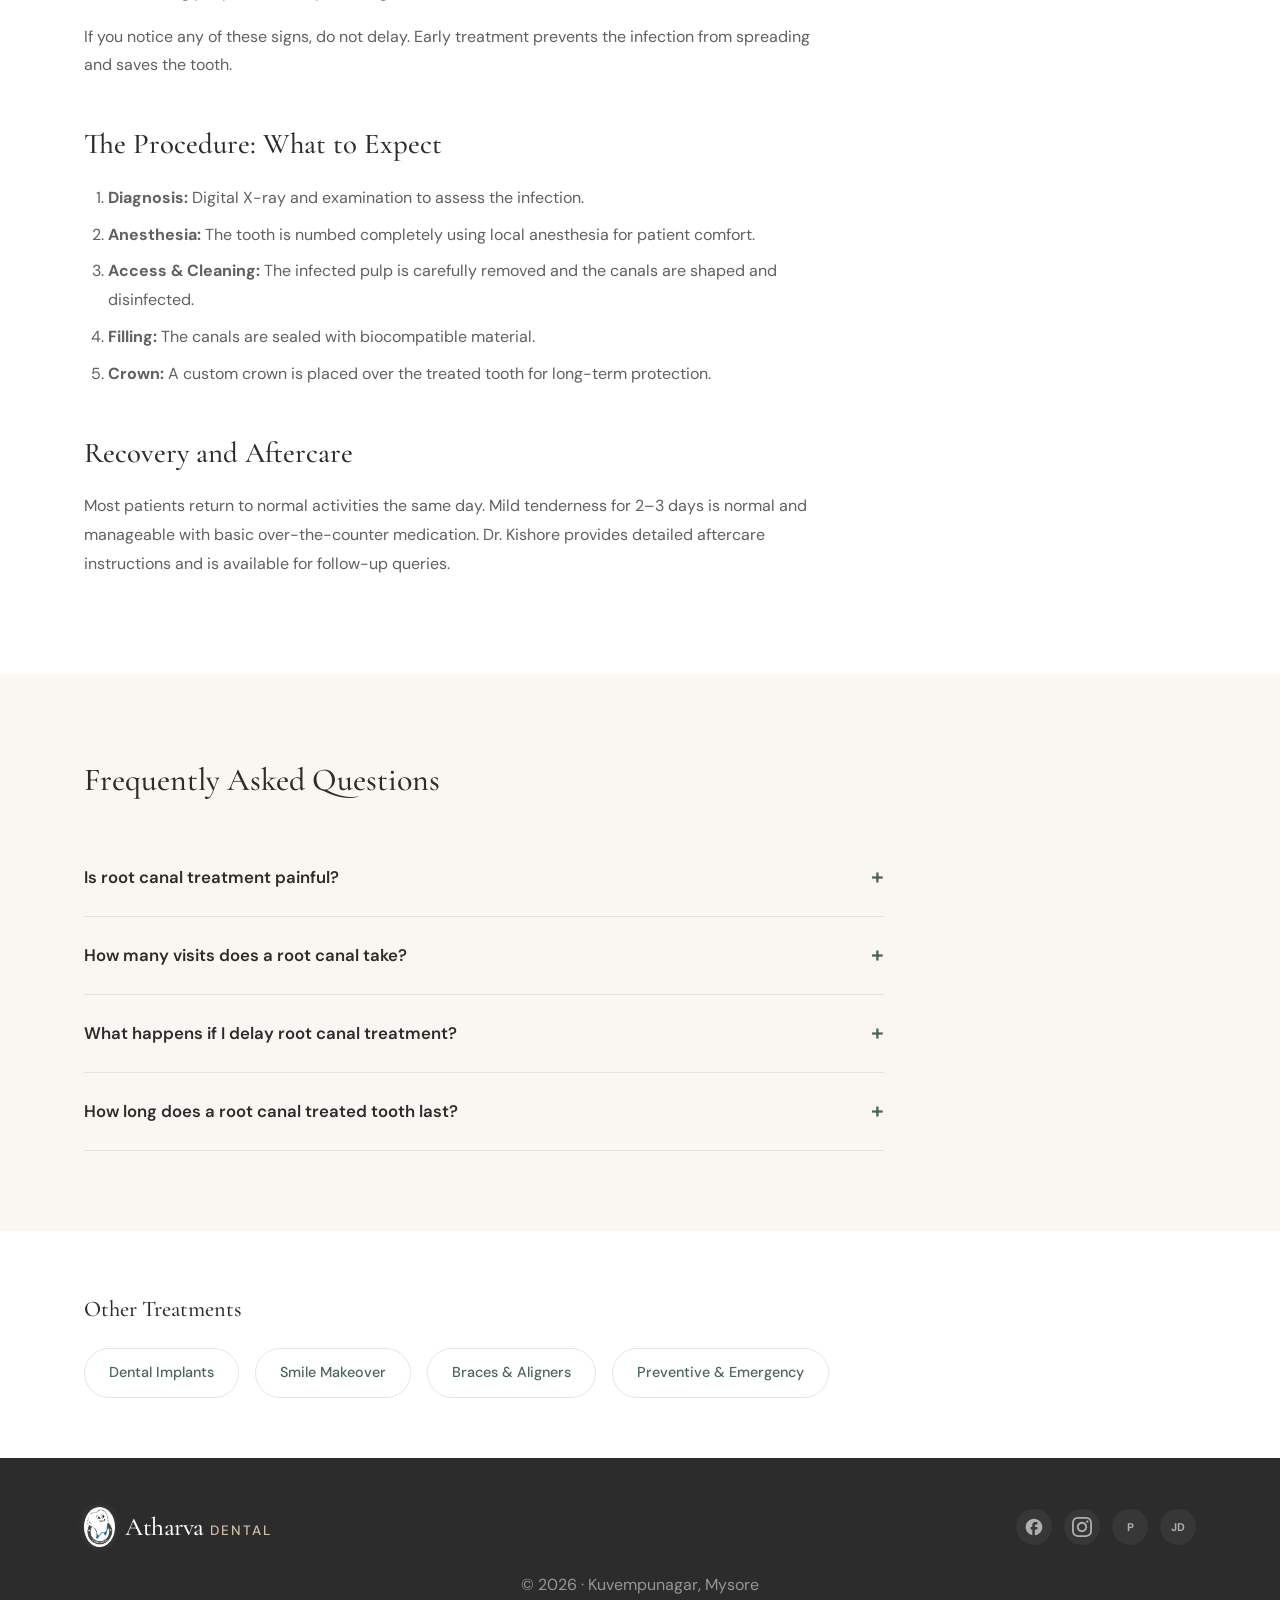
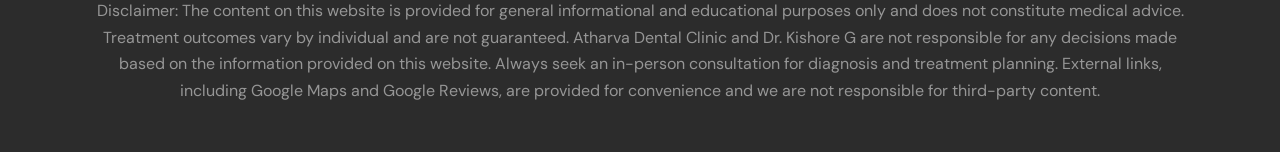
<file: root-canal.html>
<!DOCTYPE html>
<html lang="en">
<head>
    <link rel="icon" type="image/webp" href="./favicon.webp">
    <!-- Google tag (gtag.js) -->
    <script async src="https://www.googletagmanager.com/gtag/js?id=G-FN4MZDERDK"></script>
    <script>
      window.dataLayer = window.dataLayer || [];
      function gtag(){dataLayer.push(arguments);}
      gtag('js', new Date());

      gtag('config', 'G-FN4MZDERDK');
    </script>
    <meta charset="UTF-8">
    <meta name="viewport" content="width=device-width, initial-scale=1.0">
    <meta name="description" content="Root Canal Treatment (RCT) in Mysore by Dr. Kishore G — Endodontist with 22+ years experience. Advanced rotary endodontics at Atharva Dental Clinic, Kuvempunagar.">
    <title>Root Canal Treatment in Mysore | Atharva Dental Clinic</title>

    <script type="application/ld+json">
    {
      "@context": "https://schema.org",
      "@type": "MedicalProcedure",
      "name": "Root Canal Treatment (Endodontic Therapy)",
      "procedureType": "http://schema.org/TherapeuticProcedure",
      "bodyLocation": "Teeth",
      "description": "An advanced endodontic procedure to remove infected pulp from inside a tooth, clean and shape the root canals, and seal them to save the natural tooth. Performed under local anesthesia using rotary instruments for precision and patient comfort.",
      "howPerformed": "Under local anesthesia, using advanced rotary endodontic instruments and digital X-ray imaging for precise canal identification and cleaning.",
      "preparation": "Initial consultation with digital X-ray to assess the extent of infection. The procedure can often begin in the same visit.",
      "followUp": "A dental crown is typically recommended after root canal therapy to protect the treated tooth long-term.",
      "status": "http://schema.org/EventScheduled",
      "mainEntityOfPage": {
        "@type": "WebPage",
        "@id": "https://atharvadentalmysore.in/root-canal.html"
      }
    }
    </script>
    <script type="application/ld+json">
    {
      "@context": "https://schema.org",
      "@type": "FAQPage",
      "mainEntity": [
        { "@type": "Question", "name": "Is root canal treatment painful?",
          "acceptedAnswer": { "@type": "Answer", "text": "Modern root canal therapy at Atharva Dental is designed for patient comfort. Dr. Kishore G uses advanced local anesthesia and rotary instruments that are gentler than older methods. Most patients report that the procedure feels similar to getting a regular filling." }},
        { "@type": "Question", "name": "How many visits does a root canal take?",
          "acceptedAnswer": { "@type": "Answer", "text": "Most root canals at our clinic are completed in 1 to 2 visits depending on the severity of infection. Simple cases can often be treated in a single appointment. Complex retreatment cases may require additional sessions." }},
        { "@type": "Question", "name": "What happens if I delay root canal treatment?",
          "acceptedAnswer": { "@type": "Answer", "text": "Delaying treatment allows the infection to spread deeper into the tooth and surrounding bone. This can lead to abscess formation, severe swelling, bone loss, and eventually tooth loss. Early treatment saves both the tooth and the cost of more complex procedures later." }},
        { "@type": "Question", "name": "How long does a root canal treated tooth last?",
          "acceptedAnswer": { "@type": "Answer", "text": "With proper care and a protective crown, a root canal treated tooth can last a lifetime. Dr. Kishore recommends a dental crown after the procedure to ensure long-term structural integrity of the treated tooth." }}
      ]
    }
    </script>

    <link rel="preconnect" href="https://fonts.googleapis.com">
    <link rel="preconnect" href="https://fonts.gstatic.com" crossorigin>
    
    <!-- Asynchronous Google Fonts to prevent render blocking -->
    <link rel="preload" as="style" href="https://fonts.googleapis.com/css2?family=Cormorant+Garamond:ital,wght@0,400;0,500;0,600;0,700;1,400&family=DM+Sans:opsz,wght@9..40,300;9..40,400;9..40,500;9..40,600&display=swap">
    <link rel="stylesheet" href="https://fonts.googleapis.com/css2?family=Cormorant+Garamond:ital,wght@0,400;0,500;0,600;0,700;1,400&family=DM+Sans:opsz,wght@9..40,300;9..40,400;9..40,500;9..40,600&display=swap" media="print" onload="this.media='all'">
    <noscript><link rel="stylesheet" href="https://fonts.googleapis.com/css2?family=Cormorant+Garamond:ital,wght@0,400;0,500;0,600;0,700;1,400&family=DM+Sans:opsz,wght@9..40,300;9..40,400;9..40,500;9..40,600&display=swap"></noscript>
    
    <link rel="preload" href="./style.css" as="style">
    <link rel="stylesheet" href="./style.css">
</head>
<body>
    <header id="navbar">
        <div class="container nav-inner">
            <a href="./index.html" class="brand">
                <img src="./logo.webp" alt="Atharva Dental Logo" class="brand-logo">
                <div class="brand-text"><span class="brand-atharva">Atharva</span><span class="brand-dental">Dental</span></div>
            </a>
            <nav class="nav-links"><a href="./index.html#story">Our Story</a><a href="./index.html#treatments">Treatments</a><a href="./index.html#reviews">Reviews</a><a href="./index.html#visit">Visit</a></nav>
            <a href="tel:+919480016676" class="nav-cta">Call Us</a>
        </div>
    </header>

    <main>
        <section class="page-hero">
            <div class="container fade-in">
                <a href="./index.html" class="breadcrumb">← Back to Home</a>
                <p class="eyebrow">Speciality · Endodontics</p>
                <h1>Root Canal Treatment<br>in Mysore</h1>
                <p class="page-intro">Specializing in precise, comfortable dental care. Our endodontic expertise means we go the extra mile to save natural teeth through advanced techniques and single-visit root canal options whenever possible.</p>
            </div>
        </section>

        <section class="page-content">
            <div class="container content-layout fade-in">
                <article class="content-main">
                    <h2>What is a Root Canal?</h2>
                    <p>A root canal (or endodontic therapy) is a procedure to treat infection deep inside a tooth. When the soft tissue inside your tooth — called the pulp — becomes inflamed or infected due to deep decay, cracks, or trauma, a root canal removes the damaged pulp, cleans the internal canals, and seals the tooth to prevent reinfection.</p>
                    <p>The result? Your natural tooth is preserved, the pain stops, and with a protective crown, the tooth functions normally for years — often for life.</p>

                    <h2>Why Choose Atharva Dental for Root Canal Treatment?</h2>
                    <p>At Atharva Dental Clinic, we combine over 22 years of clinical experience with modern precision. Led by our senior endodontist, our team has treated a wide range of complex cases, establishing us as a trusted center for root canal treatment in Mysore.</p>
                    <ul>
                        <li><strong>Advanced Rotary Endodontics:</strong> Faster, more precise, and significantly more comfortable than traditional methods — often allowing for single-visit treatments.</li>
                        <li><strong>Digital Imaging:</strong> Precise diagnostics for accurate identification of complex canal structures.</li>
                        <li><strong>Modern Anesthesia Protocols:</strong> Careful, targeted numbing designed for patient comfort throughout the procedure.</li>
                        <li><strong>Strict Sterilization Standards:</strong> Every instrument is autoclaved. Zero compromise on infection control.</li>
                    </ul>

                    <h2>When Do You Need a Root Canal?</h2>
                    <p>You may need root canal treatment if you experience:</p>
                    <ul>
                        <li>Severe, persistent toothache — especially when biting or applying pressure</li>
                        <li>Prolonged sensitivity to hot or cold that lingers after the stimulus is removed</li>
                        <li>Darkening or discoloration of a tooth</li>
                        <li>Swelling and tenderness in the nearby gums</li>
                        <li>A recurring pimple-like bump on the gums (fistula)</li>
                    </ul>
                    <p>If you notice any of these signs, do not delay. Early treatment prevents the infection from spreading and saves the tooth.</p>

                    <h2>The Procedure: What to Expect</h2>
                    <ol>
                        <li><strong>Diagnosis:</strong> Digital X-ray and examination to assess the infection.</li>
                        <li><strong>Anesthesia:</strong> The tooth is numbed completely using local anesthesia for patient comfort.</li>
                        <li><strong>Access & Cleaning:</strong> The infected pulp is carefully removed and the canals are shaped and disinfected.</li>
                        <li><strong>Filling:</strong> The canals are sealed with biocompatible material.</li>
                        <li><strong>Crown:</strong> A custom crown is placed over the treated tooth for long-term protection.</li>
                    </ol>

                    <h2>Recovery and Aftercare</h2>
                    <p>Most patients return to normal activities the same day. Mild tenderness for 2–3 days is normal and manageable with basic over-the-counter medication. Dr. Kishore provides detailed aftercare instructions and is available for follow-up queries.</p>
                </article>

                <aside class="content-sidebar">
                    <div class="sidebar-card">
                        <h4>Duration</h4>
                        <div class="fact"><span>45 to 90 minutes</span></div>
                    </div>
                    <div class="sidebar-cta">
                        <h4>Experiencing tooth pain?</h4>
                        <p>Don't wait for the infection to worsen.</p>
                        <a href="https://wa.me/919480016676?text=Hi%20Dr.%20Kishore,%20I%20have%20a%20toothache%20and%20need%20a%20consultation." class="btn filled" target="_blank">Book on WhatsApp</a>
                        <a href="tel:+919480016676" class="btn ghost">Call 094800 16676</a>
                    </div>
                </aside>
            </div>
        </section>

        <!-- FAQ Section (rendered for users, schema for Google) -->
        <section class="faq-section">
            <div class="container fade-in">
                <h2>Frequently Asked Questions</h2>
                <div class="faq-list">
                    <details class="faq-item"><summary>Is root canal treatment painful?</summary><p>Modern root canal therapy at Atharva Dental is designed for patient comfort. Dr. Kishore G uses advanced local anesthesia and rotary instruments that are gentler than older methods. Most patients report that it feels similar to getting a regular filling.</p></details>
                    <details class="faq-item"><summary>How many visits does a root canal take?</summary><p>Most root canals at our clinic are completed in 1 to 2 visits depending on the severity of infection. Simple cases can often be treated in a single appointment.</p></details>
                    <details class="faq-item"><summary>What happens if I delay root canal treatment?</summary><p>Delaying treatment allows the infection to spread deeper into the tooth and bone. This can lead to abscess formation, severe swelling, bone loss, and eventually tooth loss. Early treatment saves both the tooth and the cost of more complex procedures.</p></details>
                    <details class="faq-item"><summary>How long does a root canal treated tooth last?</summary><p>With proper care and a protective crown, a root canal treated tooth can last a lifetime. Dr. Kishore recommends a dental crown after the procedure for long-term structural integrity.</p></details>
                </div>
            </div>
        </section>

        <section class="other-treatments">
            <div class="container fade-in">
                <h3>Other Treatments</h3>
                <div class="treatment-links">
                    <a href="./dental-implants.html">Dental Implants</a>
                    <a href="./smile-makeover.html">Smile Makeover</a>
                    <a href="./braces.html">Braces & Aligners</a>
                    <a href="./preventive-emergency.html">Preventive & Emergency</a>
                </div>
            </div>
        </section>
    </main>

    <footer>
        <div class="container footer-inner">
            <div class="footer-top">
                <div class="footer-brand brand">
                    <img src="./logo.webp" alt="Atharva Dental Logo" class="brand-logo">
                    <div class="brand-text"><span class="brand-atharva">Atharva</span><span class="brand-dental">Dental</span></div>
                </div>
                <div class="footer-socials">
                    <a href="https://www.facebook.com/atharva.dental.mysore/" target="_blank" rel="noopener" aria-label="Facebook" class="social-icon">
                        <svg viewBox="0 0 24 24" width="20" height="20" fill="currentColor"><path d="M22 12c0-5.52-4.48-10-10-10S2 6.48 2 12c0 4.84 3.44 8.87 8 9.8V15H8v-3h2V9.5C10 7.57 11.57 6 13.5 6H16v3h-2c-.55 0-1 .45-1 1v2h3v3h-3v6.95c5.05-.5 9-4.76 9-9.95z"/></svg>
                    </a>
                    <a href="https://www.instagram.com/atharvadental_mys/" target="_blank" rel="noopener" aria-label="Instagram" class="social-icon">
                        <svg viewBox="0 0 24 24" width="20" height="20" fill="currentColor"><path d="M12 2.163c3.204 0 3.584.012 4.85.07 3.252.148 4.771 1.691 4.919 4.919.058 1.265.069 1.645.069 4.849 0 3.205-.012 3.584-.069 4.849-.149 3.225-1.664 4.771-4.919 4.919-1.266.058-1.644.07-4.85.07-3.204 0-3.584-.012-4.849-.07-3.26-.149-4.771-1.699-4.919-4.92-.058-1.265-.07-1.644-.07-4.849 0-3.204.013-3.583.07-4.849.149-3.227 1.664-4.771 4.919-4.919 1.266-.057 1.645-.069 4.849-.069zm0-2.163c-3.259 0-3.667.014-4.947.072-4.358.2-6.78 2.618-6.98 6.98-.059 1.281-.073 1.689-.073 4.948 0 3.259.014 3.668.072 4.948.2 4.358 2.618 6.78 6.98 6.98 1.281.058 1.689.072 4.948.072 3.259 0 3.668-.014 4.948-.072 4.354-.2 6.782-2.618 6.979-6.98.059-1.28.073-1.689.073-4.948 0-3.259-.014-3.667-.072-4.947-.196-4.354-2.617-6.78-6.979-6.98-1.281-.059-1.69-.073-4.949-.073zm0 5.838c-3.403 0-6.162 2.759-6.162 6.162s2.759 6.163 6.162 6.163 6.162-2.759 6.162-6.163-2.759-6.162-6.162-6.162zm0 10.162c-2.209 0-4-1.79-4-4 0-2.209 1.791-4 4-4s4 1.791 4 4c0 2.21-1.791 4-4 4zm6.406-11.845c-.796 0-1.441.645-1.441 1.44s.645 1.44 1.441 1.44c.795 0 1.439-.645 1.439-1.44s-.644-1.44-1.439-1.44z"/></svg>
                    </a>
                    <a href="https://www.practo.com/mysore/clinic/atharva-dental-clinic-6-kuvempunagar" target="_blank" rel="noopener" aria-label="Practo" class="social-icon">
                        <span class="icon-circle">P</span>
                    </a>
                    <a href="https://www.justdial.com/Mysore/Atharva-Dental-Near-Medplus-Kuvempunagar/0821PX821-X821-210809142141-M8M1_BZDET" target="_blank" rel="noopener" aria-label="Justdial" class="social-icon">
                        <span class="icon-circle">JD</span>
                    </a>
                </div>
            </div>
            <p class="footer-copy">&copy; 2026 · Kuvempunagar, Mysore</p>
            <p class="footer-disclaimer">Disclaimer: The content on this website is provided for general informational and educational purposes only and does not constitute medical advice. Treatment outcomes vary by individual and are not guaranteed. Atharva Dental Clinic and Dr. Kishore G are not responsible for any decisions made based on the information provided on this website. Always seek an in-person consultation for diagnosis and treatment planning. External links, including Google Maps and Google Reviews, are provided for convenience and we are not responsible for third-party content.</p>
        </div>
    </footer>
    <script>const obs=new IntersectionObserver(e=>{e.forEach(e=>{e.isIntersecting&&(e.target.classList.add('visible'),obs.unobserve(e.target))})},{threshold:.1});document.querySelectorAll('.fade-in').forEach(el=>obs.observe(el));</script>
</body>
</html>
</file>
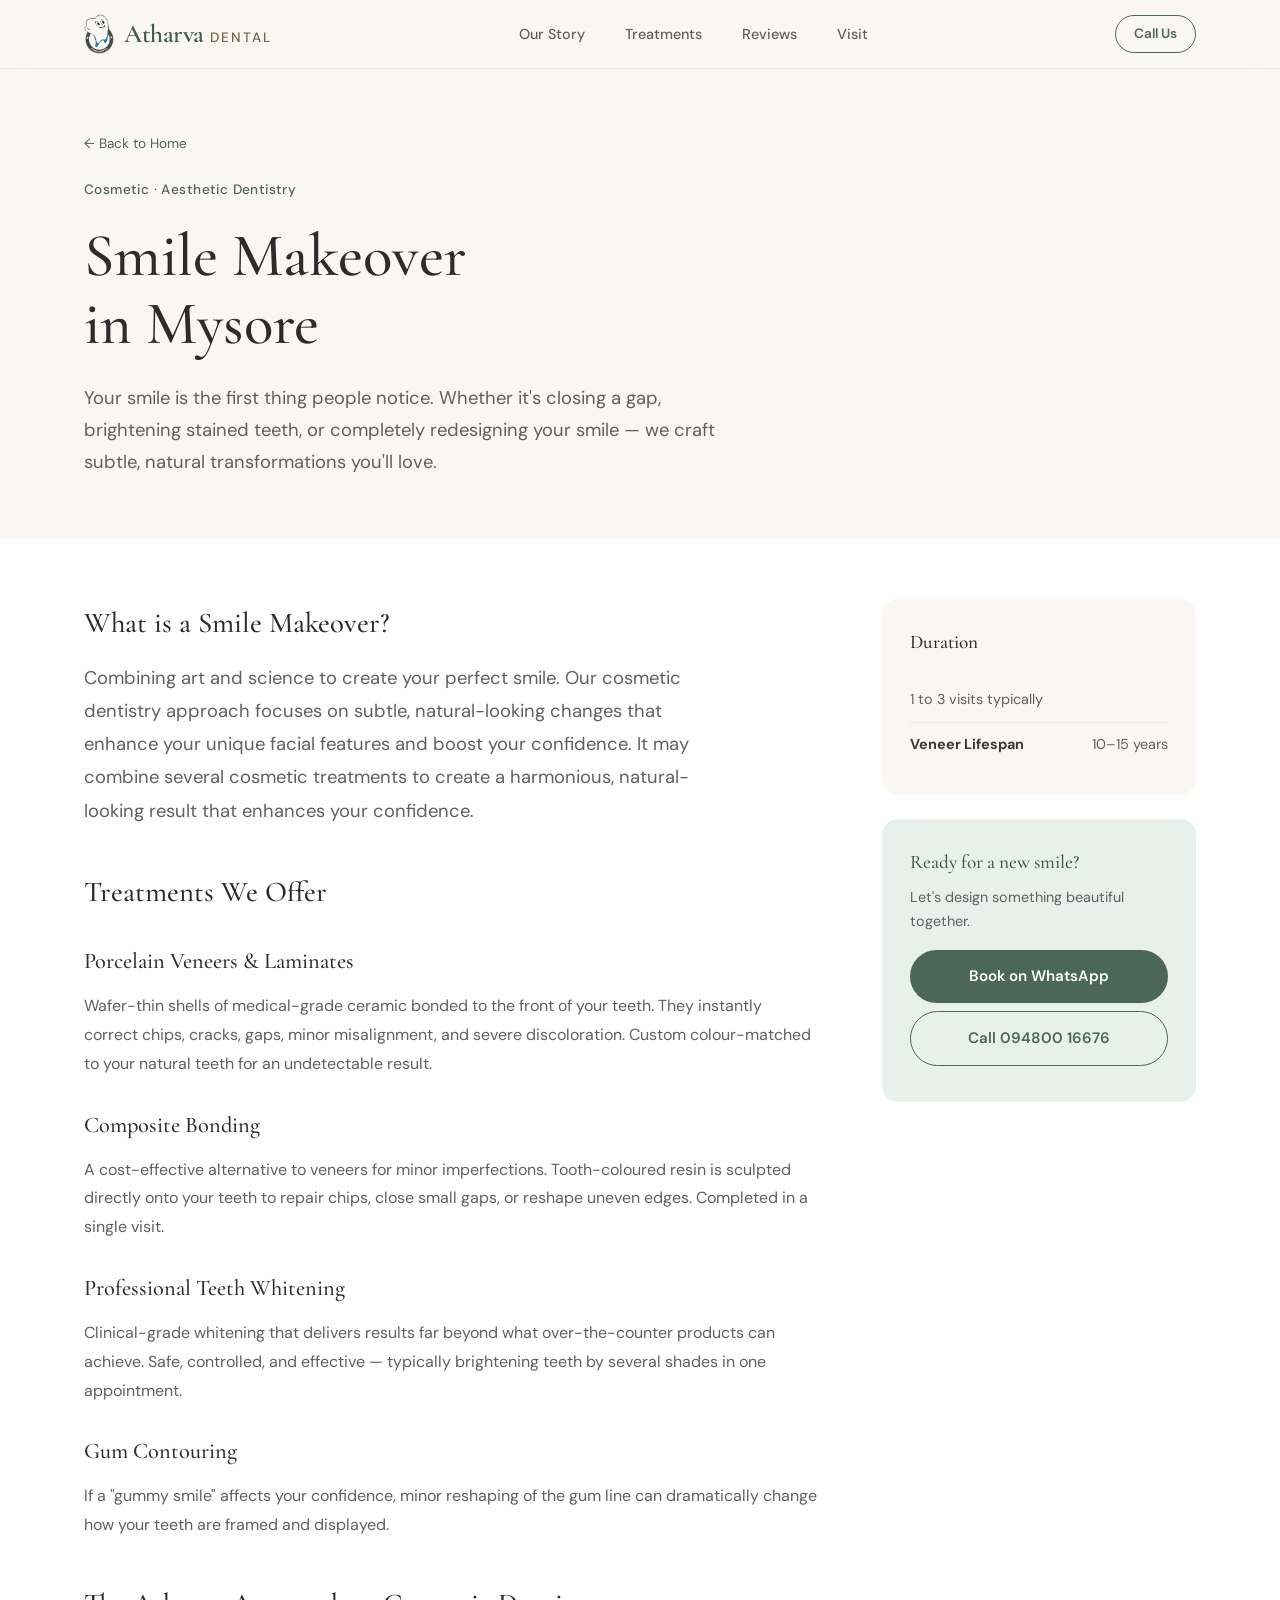
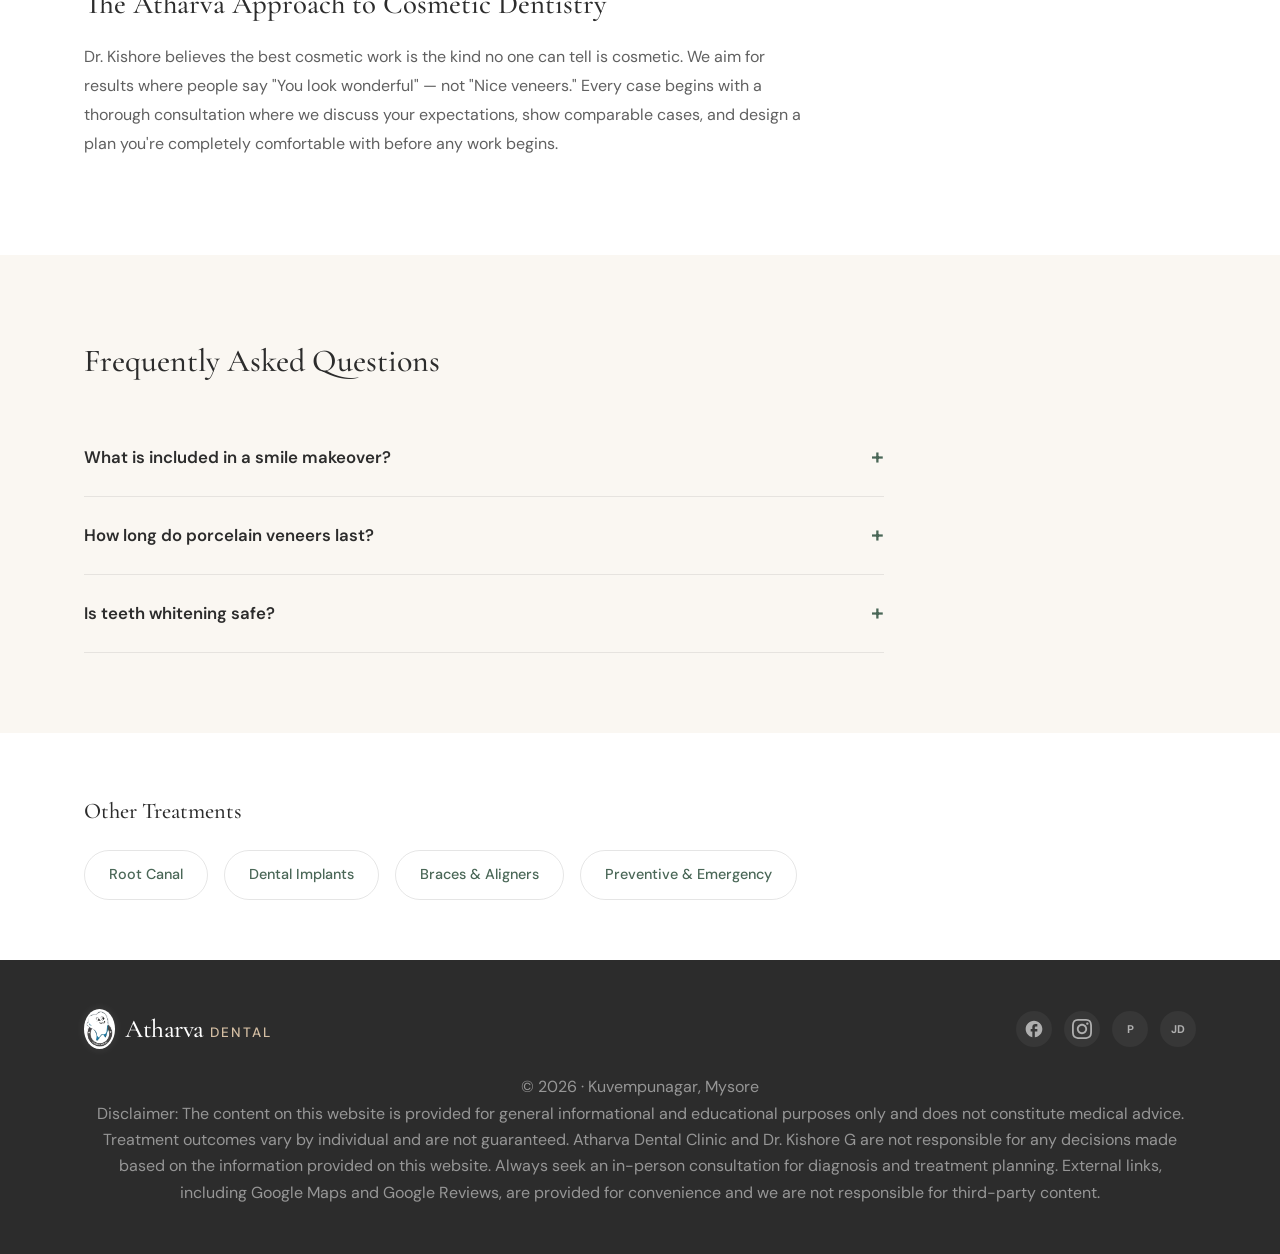
<file: smile-makeover.html>
<!DOCTYPE html>
<html lang="en">
<head>
    <link rel="icon" type="image/webp" href="./favicon.webp">
    <!-- Google tag (gtag.js) -->
    <script async src="https://www.googletagmanager.com/gtag/js?id=G-FN4MZDERDK"></script>
    <script>
      window.dataLayer = window.dataLayer || [];
      function gtag(){dataLayer.push(arguments);}
      gtag('js', new Date());

      gtag('config', 'G-FN4MZDERDK');
    </script>
    <meta charset="UTF-8">
    <meta name="viewport" content="width=device-width, initial-scale=1.0">
    <meta name="description" content="Smile Makeover in Mysore — Porcelain Veneers, Teeth Whitening, and Cosmetic Bonding at Atharva Dental Clinic by Dr. Kishore G. Transform your smile with expert cosmetic dentistry.">
    <title>Smile Makeover & Veneers in Mysore | Atharva Dental Clinic</title>

    <script type="application/ld+json">
    { "@context": "https://schema.org", "@type": "MedicalProcedure", "name": "Smile Makeover (Cosmetic Dentistry)", "procedureType": "http://schema.org/TherapeuticProcedure", "bodyLocation": "Teeth", "description": "A comprehensive cosmetic dental treatment plan that may include porcelain veneers, composite bonding, teeth whitening, and alignment to transform the appearance of your smile.", "mainEntityOfPage": { "@type": "WebPage", "@id": "https://atharvadentalmysore.in/smile-makeover.html" } }
    </script>
    <script type="application/ld+json">
    { "@context": "https://schema.org", "@type": "FAQPage", "mainEntity": [
        { "@type": "Question", "name": "What is included in a smile makeover?", "acceptedAnswer": { "@type": "Answer", "text": "A smile makeover is a customized treatment plan that may include teeth whitening, porcelain veneers, composite bonding, gum contouring, or orthodontic alignment — depending on your goals and dental condition." }},
        { "@type": "Question", "name": "How long do porcelain veneers last?", "acceptedAnswer": { "@type": "Answer", "text": "High-quality porcelain veneers typically last 10–15 years with proper care. They are stain-resistant and maintain their natural appearance over time." }},
        { "@type": "Question", "name": "Is teeth whitening safe?", "acceptedAnswer": { "@type": "Answer", "text": "Professional teeth whitening at a dental clinic is safe and effective. Dr. Kishore uses controlled concentrations that brighten teeth without damaging enamel." }}
    ]}
    </script>

    <link rel="preconnect" href="https://fonts.googleapis.com">
    <link rel="preconnect" href="https://fonts.gstatic.com" crossorigin>
    
    <!-- Asynchronous Google Fonts to prevent render blocking -->
    <link rel="preload" as="style" href="https://fonts.googleapis.com/css2?family=Cormorant+Garamond:ital,wght@0,400;0,500;0,600;0,700;1,400&family=DM+Sans:opsz,wght@9..40,300;9..40,400;9..40,500;9..40,600&display=swap">
    <link rel="stylesheet" href="https://fonts.googleapis.com/css2?family=Cormorant+Garamond:ital,wght@0,400;0,500;0,600;0,700;1,400&family=DM+Sans:opsz,wght@9..40,300;9..40,400;9..40,500;9..40,600&display=swap" media="print" onload="this.media='all'">
    <noscript><link rel="stylesheet" href="https://fonts.googleapis.com/css2?family=Cormorant+Garamond:ital,wght@0,400;0,500;0,600;0,700;1,400&family=DM+Sans:opsz,wght@9..40,300;9..40,400;9..40,500;9..40,600&display=swap"></noscript>
    
    <link rel="preload" href="./style.css" as="style">
    <link rel="stylesheet" href="./style.css">
</head>
<body>
    <header id="navbar">
        <div class="container nav-inner">
            <a href="./index.html" class="brand">
                <img src="./logo.webp" alt="Atharva Dental Logo" class="brand-logo">
                <div class="brand-text"><span class="brand-atharva">Atharva</span><span class="brand-dental">Dental</span></div>
            </a>
            <nav class="nav-links"><a href="./index.html#story">Our Story</a><a href="./index.html#treatments">Treatments</a><a href="./index.html#reviews">Reviews</a><a href="./index.html#visit">Visit</a></nav>
            <a href="tel:+919480016676" class="nav-cta">Call Us</a>
        </div>
    </header>

    <main>
        <section class="page-hero"><div class="container fade-in">
            <a href="./index.html" class="breadcrumb">← Back to Home</a>
            <p class="eyebrow">Cosmetic · Aesthetic Dentistry</p>
            <h1>Smile Makeover<br>in Mysore</h1>
            <p class="page-intro">Your smile is the first thing people notice. Whether it's closing a gap, brightening stained teeth, or completely redesigning your smile — we craft subtle, natural transformations you'll love.</p>
        </div></section>

        <section class="page-content"><div class="container content-layout fade-in">
            <article class="content-main">
                <h2>What is a Smile Makeover?</h2>
                <p class="page-intro">Combining art and science to create your perfect smile. Our cosmetic dentistry approach focuses on subtle, natural-looking changes that enhance your unique facial features and boost your confidence. It may combine several cosmetic treatments to create a harmonious, natural-looking result that enhances your confidence.</p>

                <h2>Treatments We Offer</h2>
                <h3>Porcelain Veneers & Laminates</h3>
                <p>Wafer-thin shells of medical-grade ceramic bonded to the front of your teeth. They instantly correct chips, cracks, gaps, minor misalignment, and severe discoloration. Custom colour-matched to your natural teeth for an undetectable result.</p>

                <h3>Composite Bonding</h3>
                <p>A cost-effective alternative to veneers for minor imperfections. Tooth-coloured resin is sculpted directly onto your teeth to repair chips, close small gaps, or reshape uneven edges. Completed in a single visit.</p>

                <h3>Professional Teeth Whitening</h3>
                <p>Clinical-grade whitening that delivers results far beyond what over-the-counter products can achieve. Safe, controlled, and effective — typically brightening teeth by several shades in one appointment.</p>

                <h3>Gum Contouring</h3>
                <p>If a "gummy smile" affects your confidence, minor reshaping of the gum line can dramatically change how your teeth are framed and displayed.</p>

                <h2>The Atharva Approach to Cosmetic Dentistry</h2>
                <p>Dr. Kishore believes the best cosmetic work is the kind no one can tell is cosmetic. We aim for results where people say "You look wonderful" — not "Nice veneers." Every case begins with a thorough consultation where we discuss your expectations, show comparable cases, and design a plan you're completely comfortable with before any work begins.</p>
            </article>
            <aside class="content-sidebar">
                <div class="sidebar-card">
                    <h4>Duration</h4>
                    <div class="fact"><span>1 to 3 visits typically</span></div>
                    <div class="fact"><strong>Veneer Lifespan</strong><span>10–15 years</span></div>
                </div>
                <div class="sidebar-cta">
                    <h4>Ready for a new smile?</h4>
                    <p>Let's design something beautiful together.</p>
                    <a href="https://wa.me/919480016676?text=Hi%20Dr.%20Kishore,%20I'm%20interested%20in%20a%20smile%20makeover." class="btn filled" target="_blank">Book on WhatsApp</a>
                    <a href="tel:+919480016676" class="btn ghost">Call 094800 16676</a>
                </div>
            </aside>
        </div></section>

        <section class="faq-section"><div class="container fade-in">
            <h2>Frequently Asked Questions</h2>
            <div class="faq-list">
                <details class="faq-item"><summary>What is included in a smile makeover?</summary><p>A customized treatment plan that may include whitening, veneers, bonding, gum contouring, or alignment — depending on your goals and dental condition.</p></details>
                <details class="faq-item"><summary>How long do porcelain veneers last?</summary><p>High-quality porcelain veneers typically last 10–15 years with proper care. They are stain-resistant and maintain their natural appearance.</p></details>
                <details class="faq-item"><summary>Is teeth whitening safe?</summary><p>Professional whitening at a dental clinic is safe and effective. We use controlled concentrations that brighten teeth without damaging enamel.</p></details>
            </div>
        </div></section>

        <section class="other-treatments"><div class="container fade-in"><h3>Other Treatments</h3><div class="treatment-links"><a href="./root-canal.html">Root Canal</a><a href="./dental-implants.html">Dental Implants</a><a href="./braces.html">Braces & Aligners</a><a href="./preventive-emergency.html">Preventive & Emergency</a></div></div></section>
    </main>

    <footer>
        <div class="container footer-inner">
            <div class="footer-top">
                <div class="footer-brand brand">
                    <img src="./logo.webp" alt="Atharva Dental Logo" class="brand-logo">
                    <div class="brand-text"><span class="brand-atharva">Atharva</span><span class="brand-dental">Dental</span></div>
                </div>
                <div class="footer-socials">
                    <a href="https://www.facebook.com/atharva.dental.mysore/" target="_blank" rel="noopener" aria-label="Facebook" class="social-icon">
                        <svg viewBox="0 0 24 24" width="20" height="20" fill="currentColor"><path d="M22 12c0-5.52-4.48-10-10-10S2 6.48 2 12c0 4.84 3.44 8.87 8 9.8V15H8v-3h2V9.5C10 7.57 11.57 6 13.5 6H16v3h-2c-.55 0-1 .45-1 1v2h3v3h-3v6.95c5.05-.5 9-4.76 9-9.95z"/></svg>
                    </a>
                    <a href="https://www.instagram.com/atharvadental_mys/" target="_blank" rel="noopener" aria-label="Instagram" class="social-icon">
                        <svg viewBox="0 0 24 24" width="20" height="20" fill="currentColor"><path d="M12 2.163c3.204 0 3.584.012 4.85.07 3.252.148 4.771 1.691 4.919 4.919.058 1.265.069 1.645.069 4.849 0 3.205-.012 3.584-.069 4.849-.149 3.225-1.664 4.771-4.919 4.919-1.266.058-1.644.07-4.85.07-3.204 0-3.584-.012-4.849-.07-3.26-.149-4.771-1.699-4.919-4.92-.058-1.265-.07-1.644-.07-4.849 0-3.204.013-3.583.07-4.849.149-3.227 1.664-4.771 4.919-4.919 1.266-.057 1.645-.069 4.849-.069zm0-2.163c-3.259 0-3.667.014-4.947.072-4.358.2-6.78 2.618-6.98 6.98-.059 1.281-.073 1.689-.073 4.948 0 3.259.014 3.668.072 4.948.2 4.358 2.618 6.78 6.98 6.98 1.281.058 1.689.072 4.948.072 3.259 0 3.668-.014 4.948-.072 4.354-.2 6.782-2.618 6.979-6.98.059-1.28.073-1.689.073-4.948 0-3.259-.014-3.667-.072-4.947-.196-4.354-2.617-6.78-6.979-6.98-1.281-.059-1.69-.073-4.949-.073zm0 5.838c-3.403 0-6.162 2.759-6.162 6.162s2.759 6.163 6.162 6.163 6.162-2.759 6.162-6.163-2.759-6.162-6.162-6.162zm0 10.162c-2.209 0-4-1.79-4-4 0-2.209 1.791-4 4-4s4 1.791 4 4c0 2.21-1.791 4-4 4zm6.406-11.845c-.796 0-1.441.645-1.441 1.44s.645 1.44 1.441 1.44c.795 0 1.439-.645 1.439-1.44s-.644-1.44-1.439-1.44z"/></svg>
                    </a>
                    <a href="https://www.practo.com/mysore/clinic/atharva-dental-clinic-6-kuvempunagar" target="_blank" rel="noopener" aria-label="Practo" class="social-icon">
                        <span class="icon-circle">P</span>
                    </a>
                    <a href="https://www.justdial.com/Mysore/Atharva-Dental-Near-Medplus-Kuvempunagar/0821PX821-X821-210809142141-M8M1_BZDET" target="_blank" rel="noopener" aria-label="Justdial" class="social-icon">
                        <span class="icon-circle">JD</span>
                    </a>
                </div>
            </div>
            <p class="footer-copy">&copy; 2026 · Kuvempunagar, Mysore</p>
            <p class="footer-disclaimer">Disclaimer: The content on this website is provided for general informational and educational purposes only and does not constitute medical advice. Treatment outcomes vary by individual and are not guaranteed. Atharva Dental Clinic and Dr. Kishore G are not responsible for any decisions made based on the information provided on this website. Always seek an in-person consultation for diagnosis and treatment planning. External links, including Google Maps and Google Reviews, are provided for convenience and we are not responsible for third-party content.</p>
        </div>
    </footer>
    <script>const obs=new IntersectionObserver(e=>{e.forEach(e=>{e.isIntersecting&&(e.target.classList.add('visible'),obs.unobserve(e.target))})},{threshold:.1});document.querySelectorAll('.fade-in').forEach(el=>obs.observe(el));</script>
</body>
</html>
</file>
<file: style.css>
/* =========================================
   V4b: COMPLETE DESIGN SYSTEM
   Multi-page site with sub-page layouts
========================================== */

:root {
    --cream:       #FAF7F2;
    --cream-dark:  #F0EBE3;
    --sage:        #4A6757; /* Darkened for accessibility (prev #5B7B6A) */
    --sage-light:  #E8F0EC;
    --sage-deep:   #3D5A4C;
    --charcoal:    #2C2C2C;
    --text:        #3A3A3A;
    --text-light:  #606060; /* Darkened for accessibility (prev #777777) */
    --white:       #FFFFFF;
    --accent:      #7C6246; /* Darkened for accessibility (prev #8B6E4E) */

    --serif: 'Cormorant Garamond', Georgia, serif;
    --sans:  'DM Sans', -apple-system, BlinkMacSystemFont, sans-serif;

    --ease:       cubic-bezier(0.25, 0.46, 0.45, 0.94);
    --radius:     16px;
}

*, *::before, *::after { margin: 0; padding: 0; box-sizing: border-box; }
html { scroll-behavior: smooth; }

body {
    font-family: var(--sans);
    background: var(--cream);
    color: var(--text);
    line-height: 1.65;
    -webkit-font-smoothing: antialiased;
    overflow-x: hidden;
}

img { max-width: 100%; height: auto; display: block; }
a { text-decoration: none; color: inherit; }
.container { max-width: 1160px; margin: 0 auto; padding: 0 24px; }

/* =========================================
   BRAND
========================================== */
.brand { display: flex; align-items: center; gap: 10px; }
.brand-logo {
    height: 40px;
    width: auto;
    display: block;
}
.brand-text { display: flex; align-items: baseline; gap: 6px; }
.brand-atharva {
    font-family: var(--serif);
    font-size: 1.6rem;
    font-weight: 600;
    color: var(--sage-deep);
    letter-spacing: -0.02em;
}
.brand-dental {
    font-family: var(--sans);
    font-size: 0.85rem;
    font-weight: 500;
    text-transform: uppercase;
    letter-spacing: 0.15em;
    color: var(--accent);
}

/* =========================================
   ANIMATIONS
========================================== */
.fade-in {
    opacity: 0;
    transform: translateY(30px);
    transition: opacity 0.9s var(--ease), transform 0.9s var(--ease);
}
.fade-in.visible { opacity: 1; transform: translateY(0); }
.delay-1 { transition-delay: 0.2s; }

/* =========================================
   NAVIGATION
========================================== */
#navbar {
    position: fixed; top: 0; width: 100%; z-index: 100;
    background: rgba(250, 247, 242, 0.88);
    backdrop-filter: blur(16px);
    -webkit-backdrop-filter: blur(16px);
    border-bottom: 1px solid rgba(0,0,0,0.06);
}
.nav-inner {
    display: flex; align-items: center; justify-content: space-between; height: 68px;
}
.nav-links a {
    font-size: 0.9rem; color: var(--text-light); margin: 0 20px;
    font-weight: 500; transition: color 0.3s;
}
.nav-links a:hover { color: var(--sage); }
.nav-cta {
    font-size: 0.85rem; font-weight: 600; color: var(--sage);
    border: 1.5px solid var(--sage); padding: 7px 18px;
    border-radius: 30px; transition: all 0.3s;
}
.nav-cta:hover { background: var(--sage); color: var(--white); }

/* =========================================
   BUTTONS
========================================== */
.btn {
    display: inline-block; padding: 14px 28px; border-radius: 30px;
    font-size: 0.95rem; font-weight: 600; transition: all 0.3s var(--ease);
}
.btn.filled { background: var(--sage); color: var(--white); }
.btn.filled:hover {
    background: var(--sage-deep); transform: translateY(-2px);
    box-shadow: 0 8px 24px rgba(91, 123, 106, 0.3);
}
.btn.ghost {
    background: transparent;
    color: var(--sage);
    border: 1.5px solid var(--sage);
}
.btn.ghost:hover {
    background: var(--sage);
    color: var(--white);
}

/* =========================================
   HERO (Homepage)
========================================== */
.hero { padding-top: 130px; padding-bottom: 80px; background: var(--cream); }
.hero-layout { display: flex; align-items: center; gap: 64px; }
.hero-text { flex: 1.1; }
.hero-image { flex: 1; }
.eyebrow {
    font-size: 0.85rem; font-weight: 500; color: var(--sage);
    letter-spacing: 0.03em; margin-bottom: 20px;
}
.hero h1 {
    font-family: var(--serif);
    font-size: clamp(2.6rem, 5vw, 4.2rem);
    line-height: 1.12; color: var(--charcoal);
    margin-bottom: 24px; font-weight: 500;
}
.hero-body {
    font-size: 1.05rem; color: var(--text-light);
    max-width: 520px; margin-bottom: 36px; line-height: 1.75;
}
.hero-actions { display: flex; gap: 16px; align-items: center; flex-wrap: wrap; }
.hero-image img {
    border-radius: 24px; object-fit: cover;
    box-shadow: 0 20px 60px rgba(0,0,0,0.1);
}

/* =========================================
   STORY
========================================== */
.story-section { padding: 100px 0; background: var(--white); }
.story-layout { display: flex; align-items: flex-start; gap: 80px; }
.story-highlight {
    flex-shrink: 0; display: flex; flex-direction: column;
    align-items: center; text-align: center;
    padding: 48px 40px; background: var(--sage-light); border-radius: 24px;
}
.big-number { font-family: var(--serif); font-size: 6rem; line-height: 1; color: var(--sage); font-weight: 500; }
.big-label { font-size: 1rem; color: var(--text-light); margin-top: 8px; line-height: 1.4; }
.story-text { flex: 1; }
.story-text h2 {
    font-family: var(--serif); font-size: clamp(2rem, 4vw, 3rem);
    color: var(--charcoal); margin-bottom: 24px; line-height: 1.2; font-weight: 500;
}
.story-text p { font-size: 1.05rem; color: var(--text-light); margin-bottom: 20px; line-height: 1.75; }

/* =========================================
   TREATMENTS — EDITORIAL LIST
========================================== */
.treatments-section { padding: 100px 0; background: var(--cream); }
.section-head { margin-bottom: 56px; }
.section-head h2 {
    font-family: var(--serif); font-size: clamp(2rem, 4vw, 3rem);
    color: var(--charcoal); font-weight: 500;
}
.section-head p { font-size: 1.05rem; color: var(--text-light); line-height: 1.7; margin-top: 12px; }
.treatment-list { border-top: 1px solid rgba(0,0,0,0.08); }
.treatment-item {
    display: flex; align-items: flex-start; gap: 32px;
    padding: 40px 0; border-bottom: 1px solid rgba(0,0,0,0.08);
    transition: background 0.4s var(--ease), padding 0.4s var(--ease);
    color: inherit;
}
.treatment-item:hover {
    background: rgba(91, 123, 106, 0.03);
    padding-left: 16px; padding-right: 16px;
    margin-left: -16px; margin-right: -16px; border-radius: 12px;
}
a.treatment-item { cursor: pointer; }
a.treatment-item .treatment-body h3::after {
    content: ' →'; opacity: 0; transition: opacity 0.3s;
}
a.treatment-item:hover .treatment-body h3::after { opacity: 1; }
.treatment-number {
    font-family: var(--serif); font-size: 1.2rem; color: var(--sage);
    opacity: 0.5; min-width: 40px; padding-top: 4px;
}
.treatment-body { flex: 1; }
.treatment-body h3 {
    font-family: var(--serif); font-size: 1.8rem; color: var(--charcoal);
    margin-bottom: 12px; font-weight: 500; transition: color 0.3s;
}
.treatment-item:hover .treatment-body h3 { color: var(--sage-deep); }
.treatment-body p { font-size: 0.95rem; color: var(--text-light); line-height: 1.75; max-width: 600px; }
.treatment-tag {
    font-size: 0.75rem; font-weight: 600; text-transform: uppercase;
    letter-spacing: 0.1em; color: var(--sage); background: var(--sage-light);
    padding: 5px 14px; border-radius: 20px; white-space: nowrap; margin-top: 4px;
}

/* DYNAMIC REVIEWS */
.reviews-dynamic { padding: 100px 0; background: var(--white); }
.trustindex-container { margin-top: 48px; min-height: 200px; }
.text-center { text-align: center; }

/* =========================================
   REVIEWS PREVIEW (Homepage)
========================================== */
.reviews-preview { padding: 80px 0; background: var(--white); }
.reviews-preview-grid {
    display: grid; grid-template-columns: repeat(auto-fill, minmax(300px, 1fr));
    gap: 24px; margin-bottom: 32px;
}
.review-preview-card {
    background: var(--cream); padding: 32px; border-radius: var(--radius);
    border: none; font-style: normal;
}
.review-preview-card p {
    font-size: 1rem; color: var(--text); line-height: 1.7;
    margin-bottom: 16px; font-style: italic;
}
.review-preview-card .review-stars { color: var(--accent); font-size: 0.9rem; }
.reviews-preview-cta { display: flex; gap: 16px; flex-wrap: wrap; }

/* =========================================
   TRUST STRIP
========================================== */
.trust-strip { padding: 60px 0; background: var(--sage-light); }
.trust-flex {
    display: flex; justify-content: center; align-items: center;
    gap: 56px; flex-wrap: wrap; text-align: center;
}
.trust-item { display: flex; flex-direction: column; }
.trust-number { font-family: var(--serif); font-size: 2.2rem; color: var(--sage-deep); font-weight: 500; }
.trust-label { font-size: 0.85rem; color: var(--text-light); margin-top: 4px; }
.trust-divider { width: 1px; height: 48px; background: rgba(0,0,0,0.1); }

/* =========================================
   VISIT / CONTACT
========================================== */
.visit-section { padding: 100px 0; background: var(--white); }
.visit-layout-centered { max-width: 600px; margin: 0 auto; text-align: center; }
.visit-details-grid {
    display: flex;
    flex-direction: column;
    gap: 32px;
    margin: 40px 0;
    align-items: center;
}
.visit-info h2 {
    font-family: var(--serif); font-size: 2.5rem;
    color: var(--charcoal); margin-bottom: 24px; font-weight: 500;
}
.visit-address { font-size: 1.1rem; color: var(--text-light); margin-bottom: 32px; line-height: 1.7; }
.visit-detail { margin-bottom: 0px; }
.visit-detail strong { font-size: 0.8rem; text-transform: uppercase; letter-spacing: 0.08em; color: var(--sage); }
.visit-detail p { margin-top: 4px; font-size: 1rem; color: var(--text-light); }
.visit-detail a { color: var(--sage); font-weight: 600; }
.visit-buttons { display: flex; gap: 12px; margin-top: 32px; flex-wrap: wrap; justify-content: center; }

/* =========================================
   FOOTER
========================================== */
footer { padding: 48px 0; background: var(--charcoal); color: rgba(255,255,255,0.5); text-align: center; }
.footer-top {
    display: flex;
    justify-content: space-between;
    align-items: center;
    margin-bottom: 24px;
    flex-wrap: wrap;
    gap: 20px;
}
.footer-top .brand-atharva { color: var(--white); font-weight: 500; }
.footer-top .brand-dental { color: #D4BEA3; }

.footer-brand .brand-logo {
    background: white;
    padding: 2px;
    border-radius: 50%;
    box-shadow: 0 0 10px rgba(255,255,255,0.1);
}

.footer-socials {
    display: flex;
    gap: 12px;
}
.social-icon {
    display: flex;
    align-items: center;
    justify-content: center;
    width: 36px;
    height: 36px;
    background: rgba(255,255,255,0.05);
    border-radius: 50%;
    color: rgba(255,255,255,0.6);
    transition: all 0.3s var(--ease);
}
.social-icon:hover {
    background: var(--sage);
    color: var(--white);
    transform: translateY(-3px);
}
.icon-circle {
    font-size: 0.7rem;
    font-weight: 700;
    letter-spacing: -0.02em;
}

/* =========================================
   SUB-PAGE STYLES
========================================== */

/* Page Hero (treatment pages) */
.page-hero { padding: 130px 0 60px; background: var(--cream); }
.breadcrumb { font-size: 0.85rem; color: var(--sage); margin-bottom: 24px; display: inline-block; }
.breadcrumb:hover { color: var(--sage-deep); }
.page-hero h1 {
    font-family: var(--serif); font-size: clamp(2.4rem, 5vw, 3.8rem);
    line-height: 1.12; color: var(--charcoal); margin-bottom: 24px; font-weight: 500;
}
.page-intro { font-size: 1.15rem; color: var(--text-light); max-width: 650px; line-height: 1.75; }

/* Content Layout (Article + Sidebar) */
.page-content { padding: 60px 0 80px; background: var(--white); }
.content-layout { display: flex; gap: 64px; align-items: flex-start; }
.content-main { flex: 1.4; }
.content-sidebar { flex: 0.6; position: sticky; top: 100px; }

.content-main h2 {
    font-family: var(--serif); font-size: 1.8rem;
    color: var(--charcoal); margin: 40px 0 16px; font-weight: 500;
}
.content-main h2:first-child { margin-top: 0; }
.content-main h3 {
    font-family: var(--serif); font-size: 1.4rem;
    color: var(--charcoal); margin: 28px 0 12px; font-weight: 500;
}
.content-main p { color: var(--text-light); line-height: 1.8; margin-bottom: 16px; }
.content-main ul, .content-main ol {
    margin: 16px 0; padding-left: 24px; color: var(--text-light); line-height: 1.8;
}
.content-main li { margin-bottom: 8px; }

/* Sidebar */
.sidebar-card {
    background: var(--cream); padding: 28px; border-radius: var(--radius); margin-bottom: 24px;
}
.sidebar-card h4 {
    font-family: var(--serif); font-size: 1.2rem;
    color: var(--charcoal); margin-bottom: 20px; font-weight: 500;
}
.fact {
    display: flex; justify-content: space-between; padding: 10px 0;
    border-bottom: 1px solid rgba(0,0,0,0.06); font-size: 0.9rem;
}
.fact strong { color: var(--text); }
.fact span { color: var(--text-light); }
.fact:last-child { border-bottom: none; }

.sidebar-cta {
    background: var(--sage-light); padding: 28px; border-radius: var(--radius);
}
.sidebar-cta h4 {
    font-family: var(--serif); font-size: 1.2rem;
    color: var(--sage-deep); margin-bottom: 8px; font-weight: 500;
}
.sidebar-cta p { font-size: 0.9rem; color: var(--text-light); margin-bottom: 16px; }
.sidebar-cta .btn { display: block; text-align: center; margin-bottom: 8px; }

/* FAQ Section */
.faq-section { padding: 80px 0; background: var(--cream); }
.faq-section h2 {
    font-family: var(--serif); font-size: 2rem;
    color: var(--charcoal); margin-bottom: 32px; font-weight: 500;
}
.faq-list { max-width: 800px; }
.faq-item {
    border-bottom: 1px solid rgba(0,0,0,0.08); padding: 20px 0;
}
.faq-item summary {
    font-size: 1.05rem; font-weight: 600; color: var(--charcoal);
    cursor: pointer; list-style: none; display: flex; justify-content: space-between; align-items: center;
}
.faq-item summary::after { content: '+'; font-size: 1.4rem; color: var(--sage); transition: transform 0.3s; }
.faq-item[open] summary::after { content: '−'; }
.faq-item summary::-webkit-details-marker { display: none; }
.faq-item p { margin-top: 12px; color: var(--text-light); line-height: 1.7; font-size: 0.95rem; }

/* Other Treatments Cross-Links */
.other-treatments { padding: 60px 0; background: var(--white); }
.other-treatments h3 {
    font-family: var(--serif); font-size: 1.4rem;
    color: var(--charcoal); margin-bottom: 20px; font-weight: 500;
}
.treatment-links { display: flex; gap: 16px; flex-wrap: wrap; }
.treatment-links a {
    padding: 12px 24px; border: 1.5px solid rgba(0,0,0,0.1);
    border-radius: 30px; font-size: 0.9rem; font-weight: 500;
    color: var(--sage); transition: all 0.3s;
}
.treatment-links a:hover {
    background: var(--sage); color: var(--white); border-color: var(--sage);
}

/* =========================================
   REVIEWS PAGE
========================================== */
.reviews-section { padding: 0 0 80px; }
.reviews-grid {
    display: grid; grid-template-columns: repeat(auto-fill, minmax(340px, 1fr));
    gap: 24px; margin-bottom: 48px;
}
.review-card {
    background: var(--white); padding: 36px; border-radius: var(--radius);
    border: 1px solid rgba(0,0,0,0.06); font-style: normal;
}
.review-text {
    font-size: 1rem; color: var(--text); line-height: 1.75;
    font-style: italic; margin-bottom: 20px;
}
.review-author { display: flex; align-items: center; gap: 12px; }
.review-stars { color: var(--accent); font-size: 0.9rem; }
.review-name { font-size: 0.85rem; color: var(--text-light); }
.reviews-cta { text-align: center; }
.reviews-cta p { margin-bottom: 16px; color: var(--text-light); }

/* =========================================
   RESPONSIVE
========================================== */
@media (max-width: 900px) {
    .hero-layout, .story-layout, .visit-layout, .content-layout { flex-direction: column; }
    .content-sidebar { position: static; }
    .nav-links { display: none; }
    .trust-divider { display: none; }
    .trust-flex { gap: 32px; }
    .treatment-item { flex-direction: column; gap: 12px; }
    .treatment-tag { align-self: flex-start; }
}

@media (max-width: 600px) {
    .hero h1 { font-size: 2.3rem; }
    .hero-actions { flex-direction: column; width: 100%; }
    .hero-actions .btn { width: 100%; text-align: center; }
    .visit-map { min-height: 300px; }
    .treatment-body h3 { font-size: 1.4rem; }
    .reviews-grid { grid-template-columns: 1fr; }
    .reviews-preview-grid { grid-template-columns: 1fr; }
}
</file>
